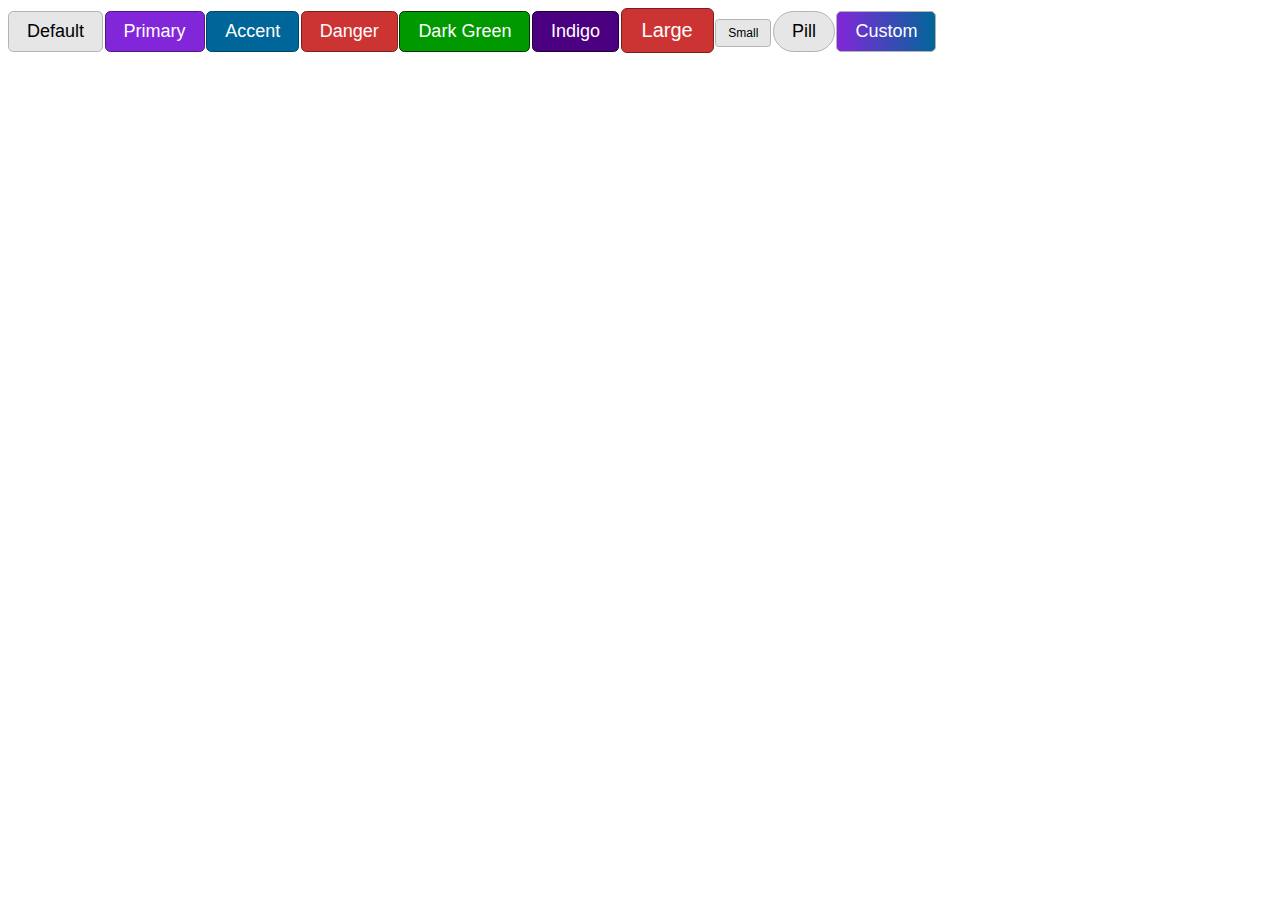
<file: button-component-library/index.html>
<!DOCTYPE html>
<html lang="en">
  <head>
    <meta charset="UTF-8" />
    <meta name="viewport" content="width=device-width, initial-scale=1.0" />
    <meta http-equiv="X-UA-Compatible" content="ie=edge" />
    <link rel="stylesheet" href="./styles.css" />
    <title>Button Library</title>
  </head>
  <body>
    <button class="btn">Default</button>
    <button class="btn btn-primary">Primary</button>
    <button class="btn btn-accent">Accent</button>
    <button class="btn btn-danger">Danger</button>
    <button class="btn btn-darkgreen">Dark Green</button>
    <button class="btn btn-indigo">Indigo</button>
    <button class="btn btn-large btn-danger">Large</button>
    <button class="btn-small btn">Small</button>
    <button class="btn btn-pill">Pill</button>
    <button class="btn btn-custom">Custom</button>
  </body>
</html>
</file>
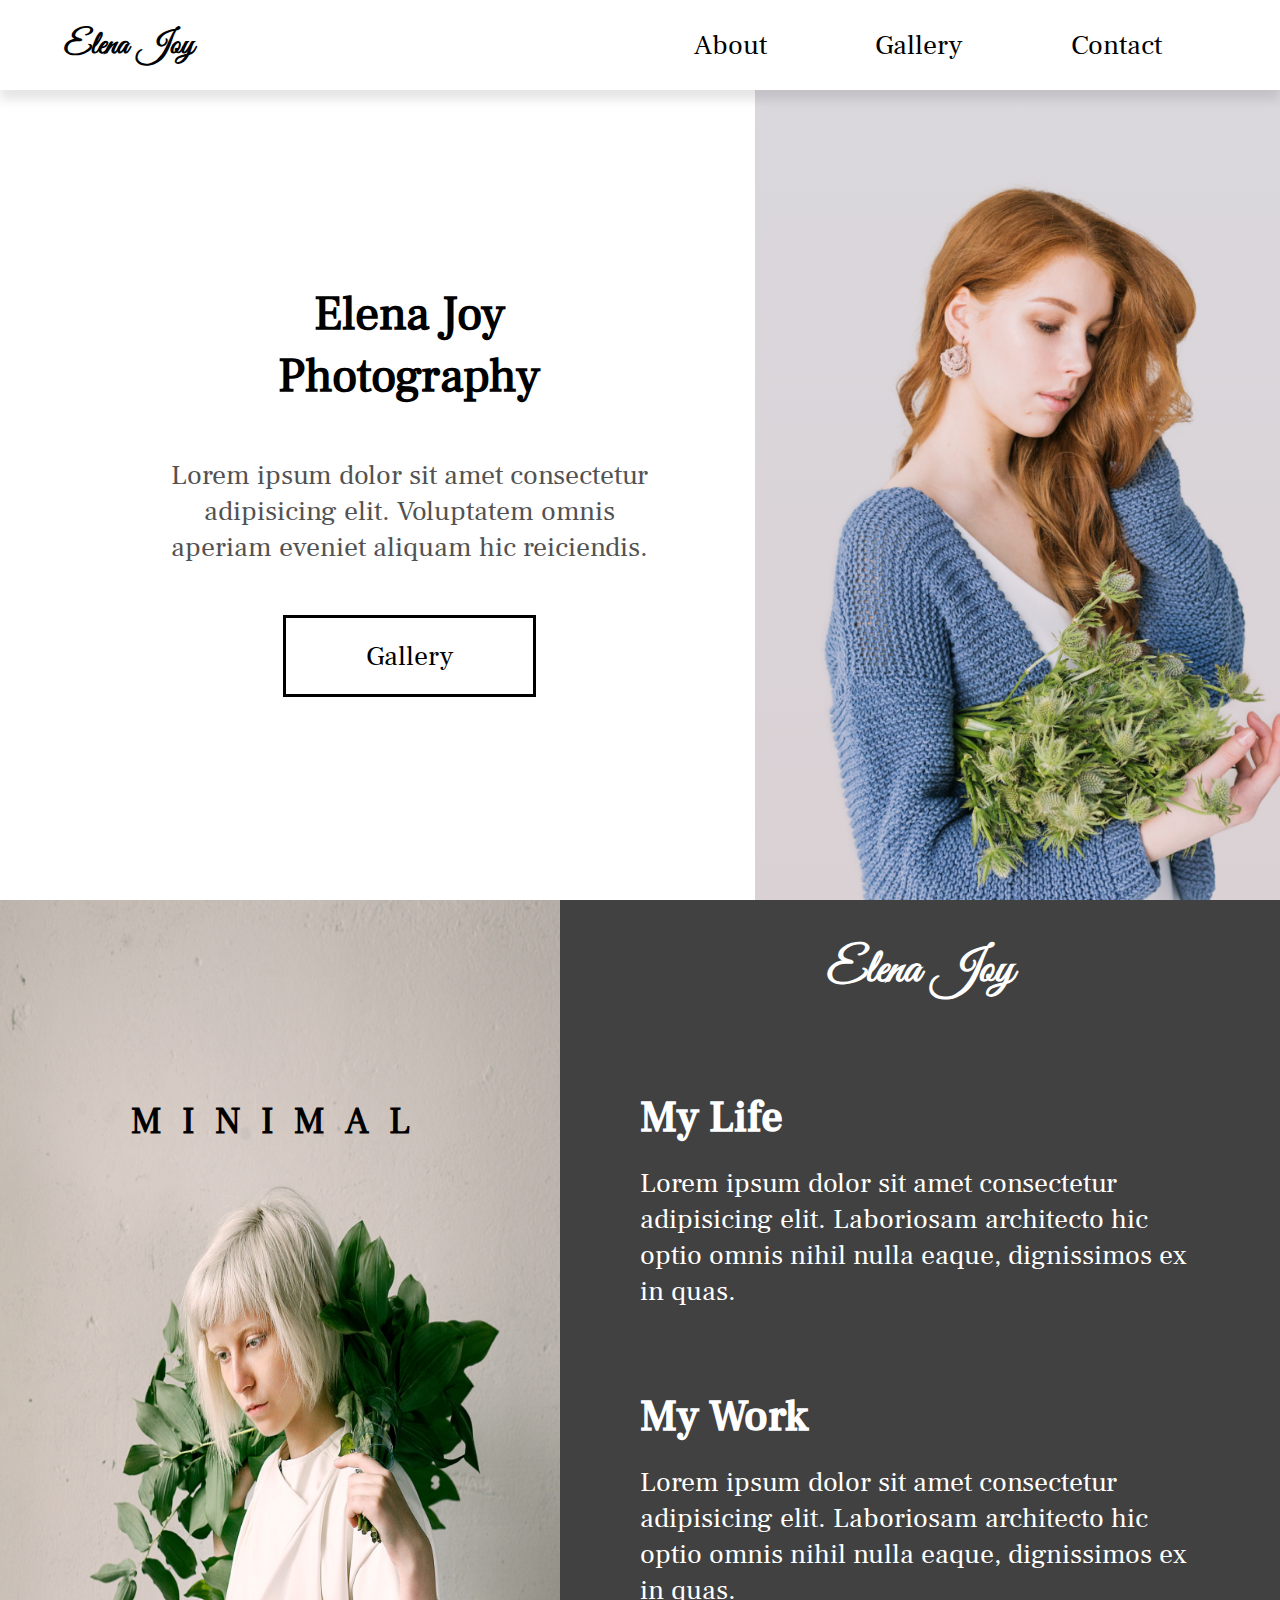
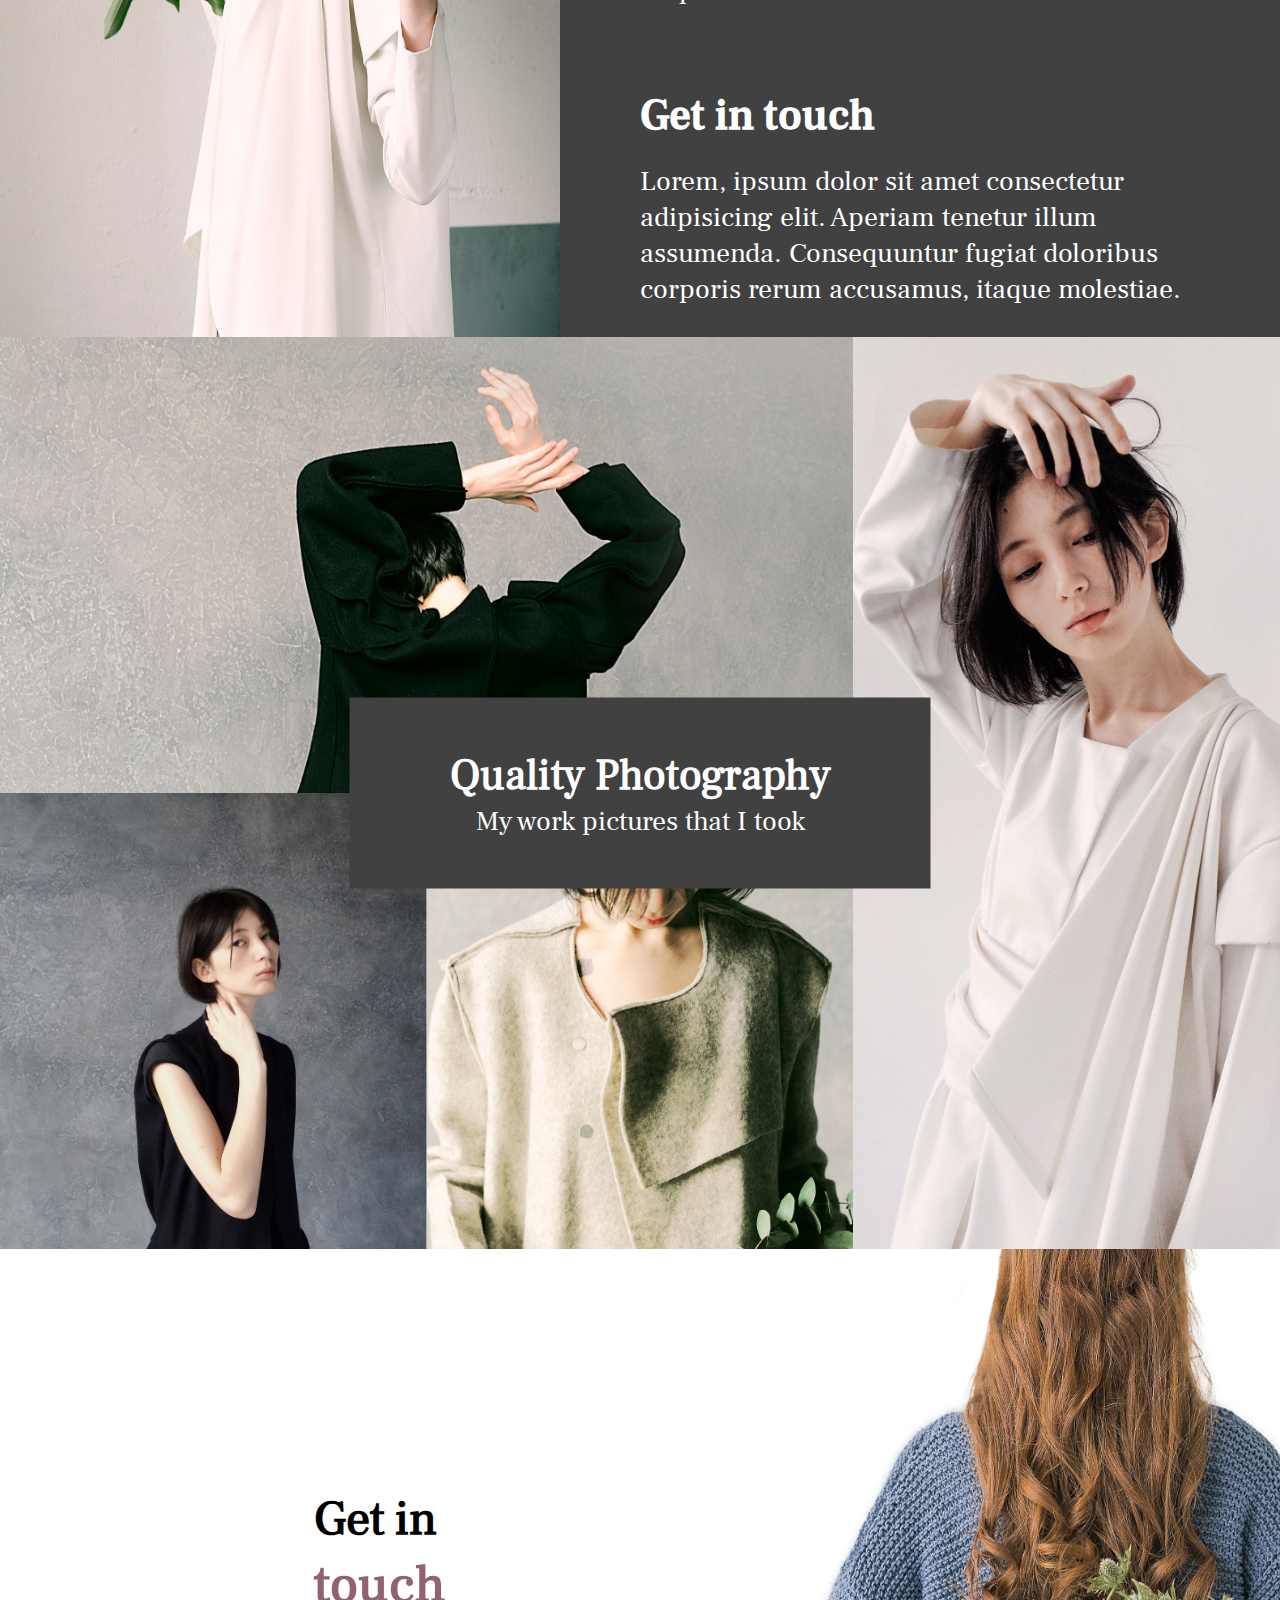
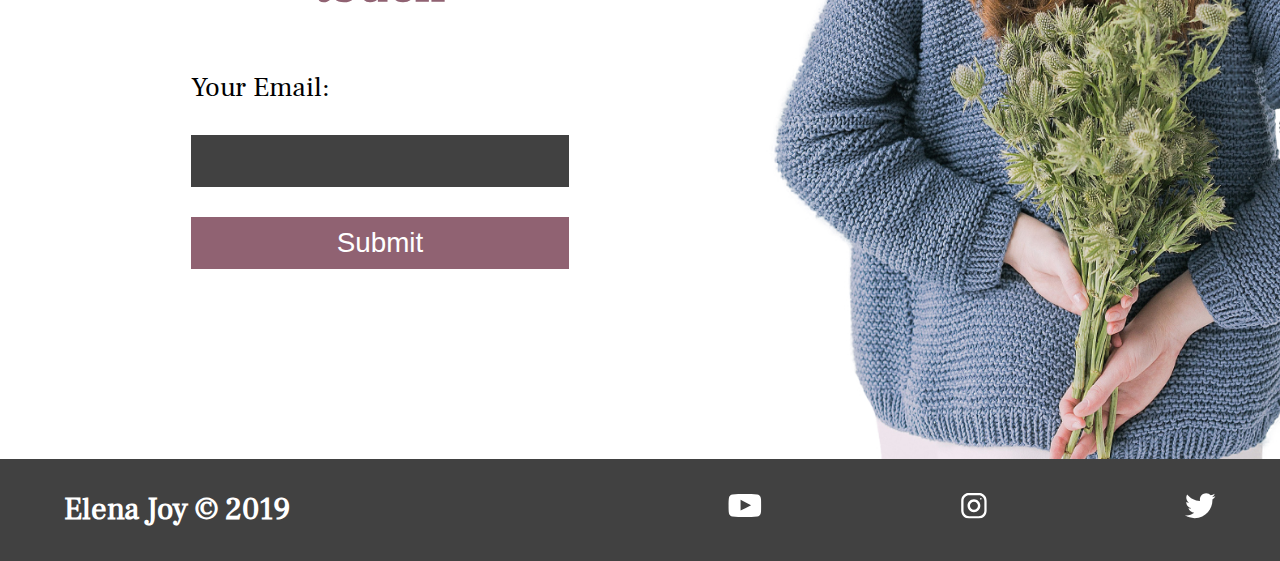
<file: Elena Joy Photography/index.html>
<!DOCTYPE html>
<html lang="en">
  <head>
    <meta charset="UTF-8" />
    <meta http-equiv="X-UA-Compatible" content="IE=edge" />
    <meta name="viewport" content="width=device-width, initial-scale=1.0" />
    <meta
      name="description"
      content="Professional Photographer available for weedings and special events."
    />
    <link rel="stylesheet" href="style.css" />
    <title>Elena Joy | Photographer</title>
  </head>
  <body>
    <header class="main-head">
      <nav>
        <h1 id="logo">Elena Joy</h1>

        <ul class="nav-links">
          <li><a href="#about">About</a></li>
          <li><a href="#gallery">Gallery</a></li>
          <li><a href="#contact">Contact</a></li>
        </ul>
        <div class="burger">
          <span class="line-1"></span>
          <span class="line-2"></span>
          <span class="line-3"></span>
        </div>
      </nav>
    </header>
    <main>
      <section class="hero">
        <div class="hero-intro flex">
          <h2>Elena Joy <br />Photography</h2>
          <p>
            Lorem ipsum dolor sit amet consectetur adipisicing elit. Voluptatem
            omnis aperiam eveniet aliquam hic reiciendis.
          </p>
          <a href="#gallery">Gallery</a>
        </div>
        <div class="hero-images">
          <img
            src="./img/elena-joy.png"
            alt="picture of elena joy"
            class="hero-elena"
          />
          <img src="./img/plant1.png" alt="" class="plant plant1" />
          <img src="./img/plant2.png" alt="" class="plant plant2" />
        </div>
      </section>

      <section class="about" id="about">
        <div class="about-image">
          <h5>MINIMAL</h5>
          <img src="./img/about-image.png" alt="portrait-picture" />
        </div>
        <div class="about-text flex">
          <h2>Elena Joy</h2>
          <div class="about-life">
            <h3>My Life</h3>
            <p>
              Lorem ipsum dolor sit amet consectetur adipisicing elit.
              Laboriosam architecto hic optio omnis nihil nulla eaque,
              dignissimos ex in quas.
            </p>
          </div>
          <div class="about-work">
            <h3>My Work</h3>
            <p>
              Lorem ipsum dolor sit amet consectetur adipisicing elit.
              Laboriosam architecto hic optio omnis nihil nulla eaque,
              dignissimos ex in quas.
            </p>
          </div>
          <div class="about-contact">
            <h3>Get in touch</h3>
            <p>
              Lorem, ipsum dolor sit amet consectetur adipisicing elit. Aperiam
              tenetur illum assumenda. Consequuntur fugiat doloribus corporis
              rerum accusamus, itaque molestiae.
            </p>
          </div>
        </div>
      </section>
      <div class="gallery" id="gallery">
        <header class="gallery-head">
          <h3>Quality Photography</h3>
          <p>My work pictures that I took</p>
        </header>
        <img src="./img/gallery-1.jpg" alt="man in suit" class="gallery-1" />
        <img src="./img/gallery-2.jpg" alt="lady in coat" class="gallery-2" />
        <img
          src="./img/gallery-3.jpg"
          alt="lady in t-shirt"
          class="gallery-3"
        />
        <img src="./img/gallery-4.jpg" alt="lady in jacket" class="gallery-4" />
      </div>
      <section class="contact" id="contact">
        <div class="form-wrapper flex">
          <h2>
            Get in <br />
            <span>touch</span>
          </h2>
          <form action="">
            <label for="email">Your Email:</label>
            <input type="email" id="email" required />
            <button type="submit">Submit</button>
          </form>
        </div>
        <div class="img-box">
          <img src="./img/contact-image.jpg" alt="elena-joy" />
        </div>
      </section>
    </main>
    <footer>
      <h4>Elena Joy &copy; 2019</h4>
      <ul>
        <li>
          <a href="#">
            <img src="./img/youtube-symbol 1.svg" alt="youtube-scial-media"
          /></a>
        </li>
        <li>
          <a href="#">
            <img src="./img/instagram 1.svg" alt="instagram-scial-media"
          /></a>
        </li>
        <li>
          <a href="#">
            <img src="./img/twitter 1.svg" alt="twitter-scial-media"
          /></a>
        </li>
      </ul>
    </footer>
    <script src="./app.js"></script>
  </body>
</html>
</file>
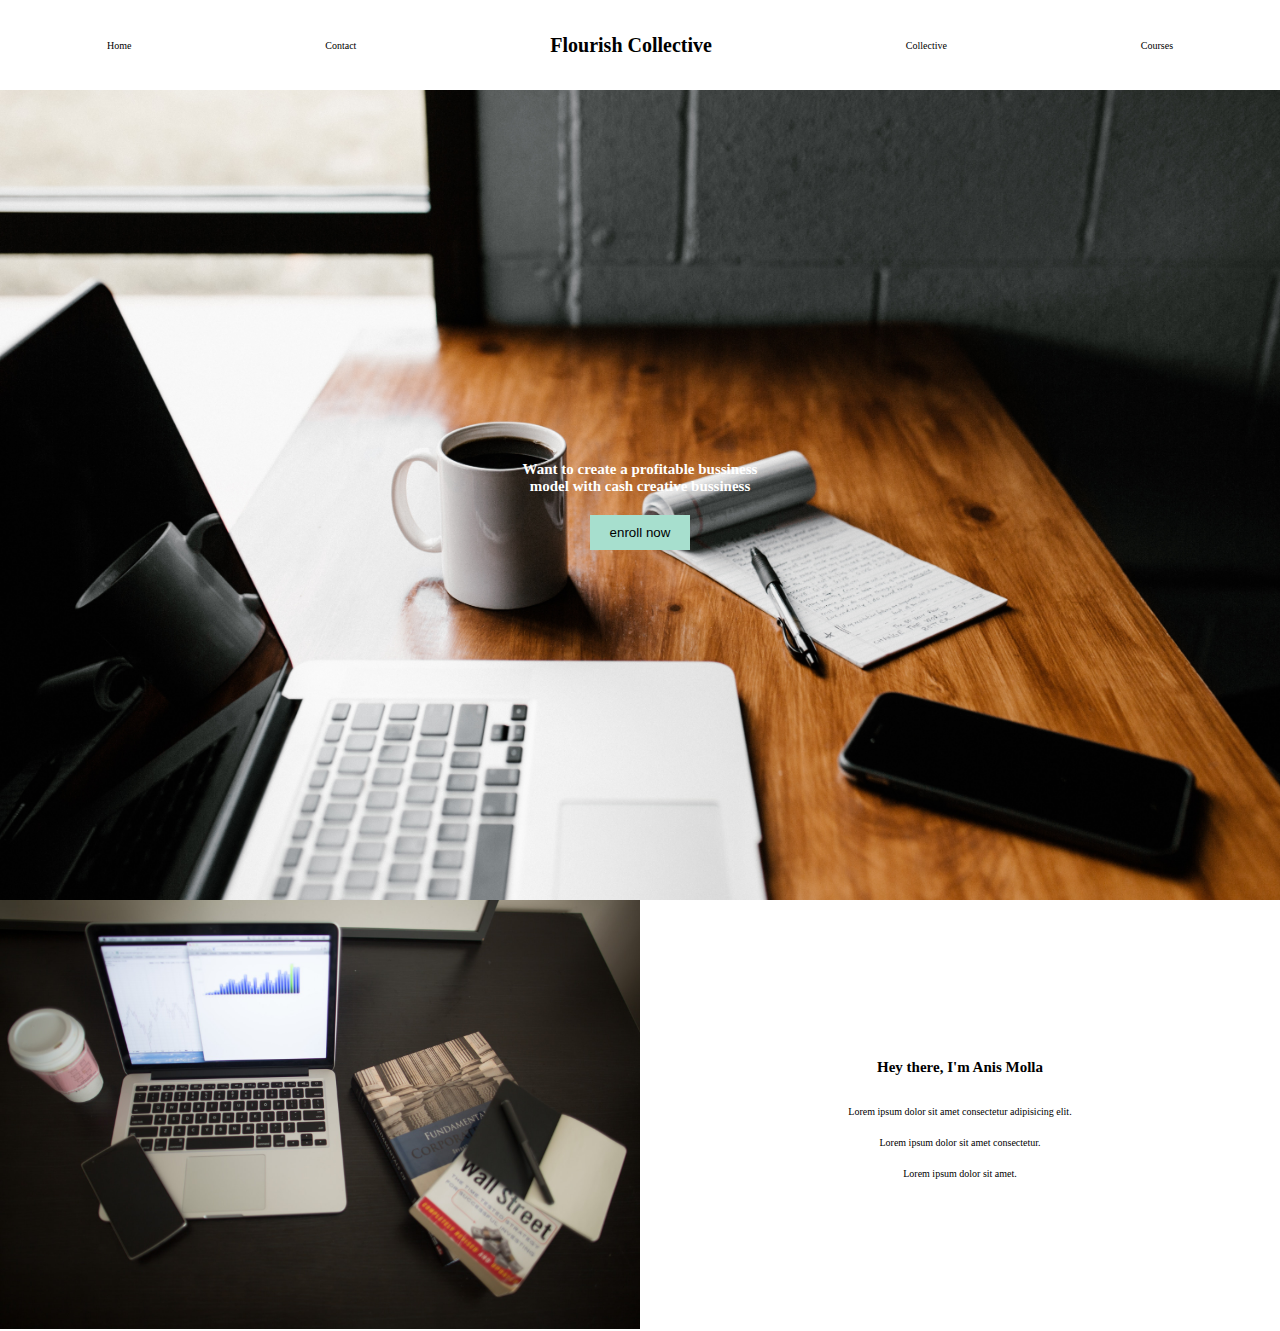
<file: flex_practice/index.html>
<!DOCTYPE html>
<html lang="en">
  <head>
    <meta charset="UTF-8" />
    <meta http-equiv="X-UA-Compatible" content="IE=edge" />
    <meta name="viewport" content="width=device-width, initial-scale=1.0" />
    <link rel="stylesheet" href="style.css" />
    <title>Flourishe Collective</title>
  </head>
  <body>
    <header>
      <nav>
        <ul>
          <li><a href="#">Home</a></li>
          <li><a href="#">Contact</a></li>
          <h1>Flourish Collective</h1>
          <li><a href="#">Collective</a></li>
          <li><a href="#">Courses</a></li>
        </ul>
      </nav>
    </header>
    <section class="hero">
      <h2>
        Want to create a profitable bussiness<br />
        model with cash creative bussiness
      </h2>
      <button>enroll now</button>
    </section>
    <section class="intro">
      <div class="intro-img">
        <img
          src="/flex_practice/pexels-pixabay-259091.jpg"
          alt="laptop with iphone"
        />
      </div>
      <div class="intro-text">
        <h2>Hey there, I'm Anis Molla</h2>
        <p>Lorem ipsum dolor sit amet consectetur adipisicing elit.</p>
        <p>Lorem ipsum dolor sit amet consectetur.</p>
        <p>Lorem ipsum dolor sit amet.</p>
      </div>
    </section>
  </body>
</html>
</file>
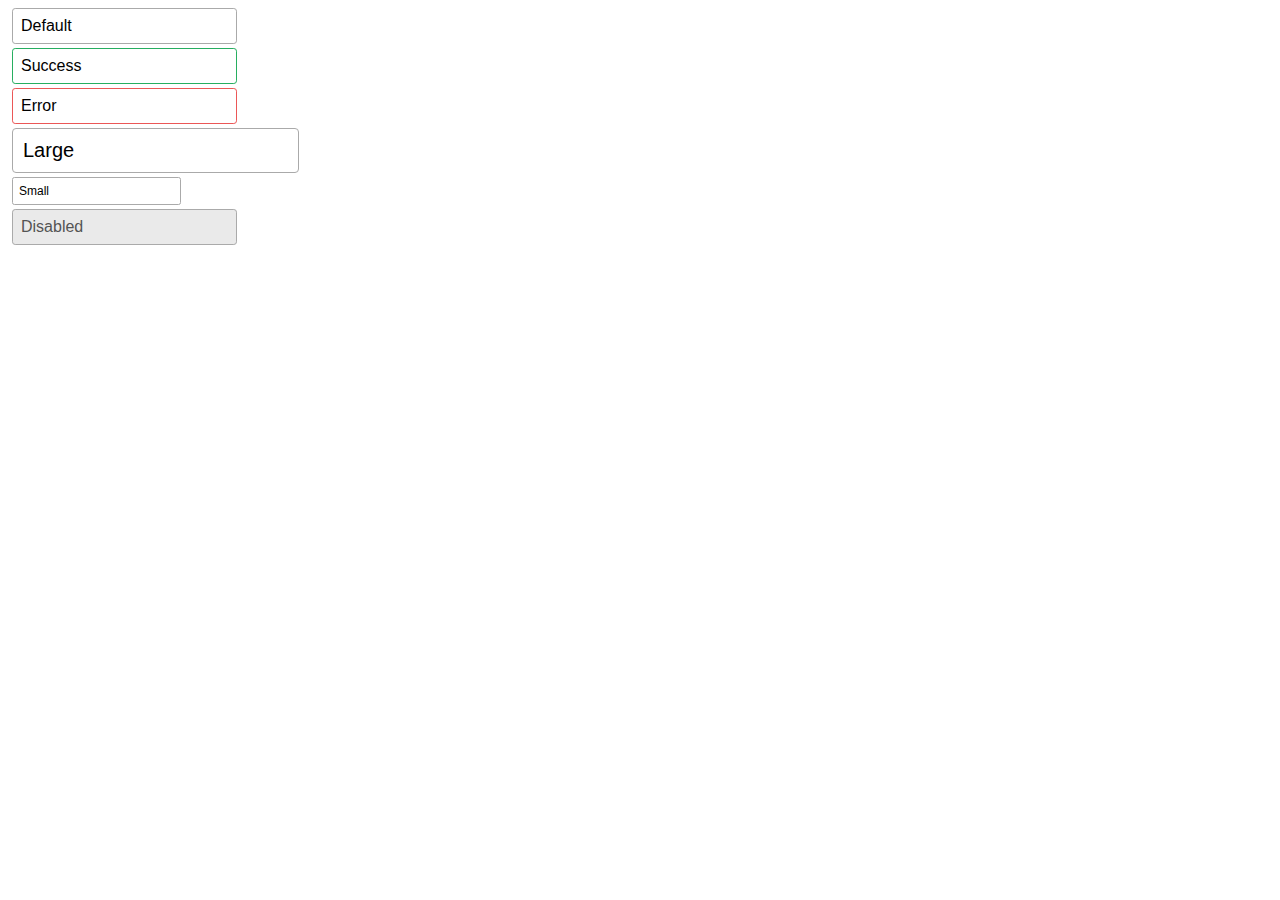
<file: input-library/index.html>
<!DOCTYPE html>
<html lang="en">
  <head>
    <meta charset="UTF-8" />
    <meta name="viewport" content="width=device-width, initial-scale=1.0" />
    <meta http-equiv="X-UA-Compatible" content="ie=edge" />
    <link rel="stylesheet" href="./styles.css" />
    <title>Input Library</title>
  </head>
  <body>
    <input type="text" value="Default" class="input" />
    <input type="text" value="Success" class="input input-success" />
    <input type="text" value="Error" class="input input-error" />
    <input type="text" value="Large" class="input input-large" />
    <input type="text" value="Small" class="input input-small" />
    <input type="text" value="Disabled" disabled class="input input-disabled" />
  </body>
</html>
</file>
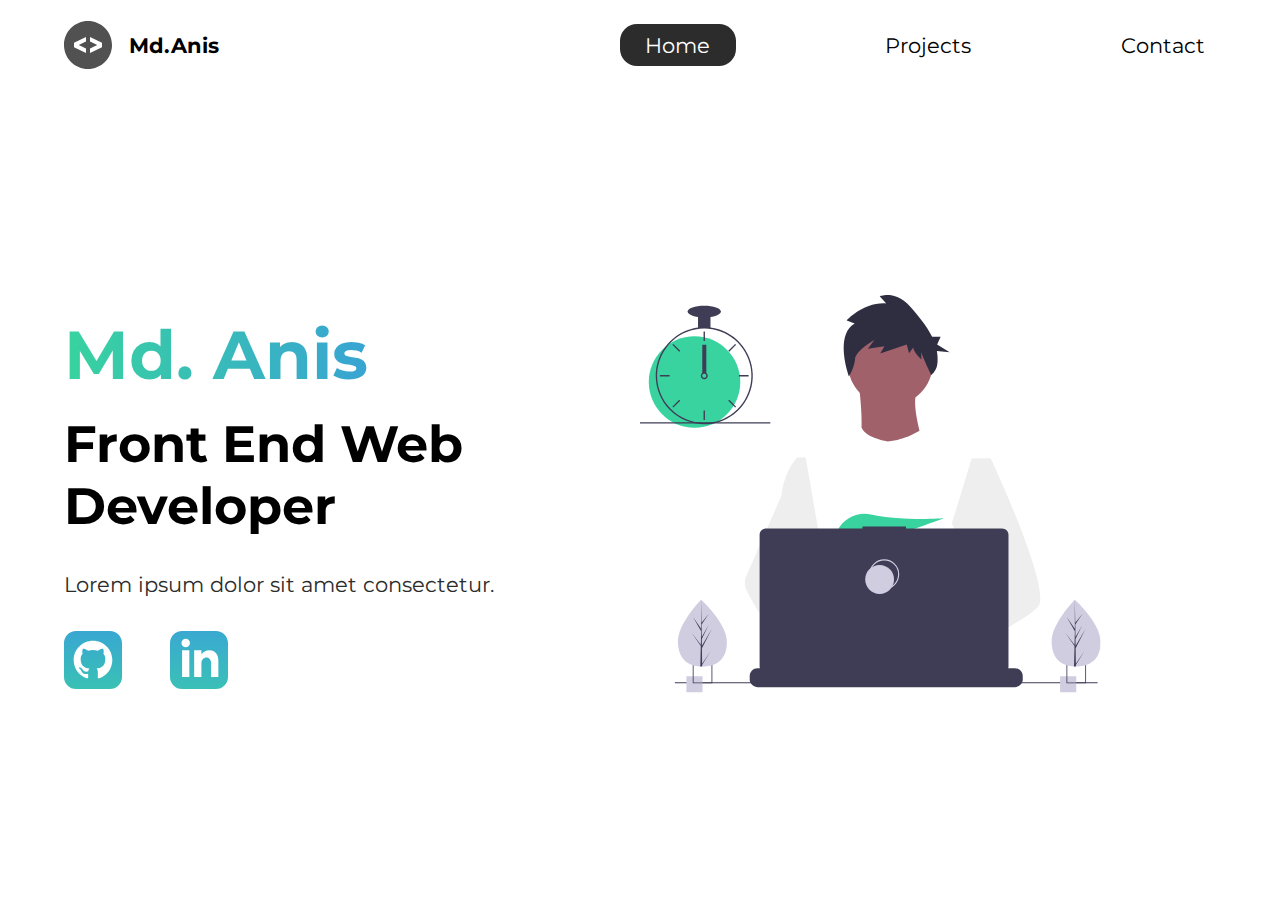
<file: portfolio/index.html>
<!DOCTYPE html>
<html lang="en">
  <head>
    <meta charset="UTF-8" />
    <meta http-equiv="X-UA-Compatible" content="IE=edge" />
    <meta name="viewport" content="width=device-width, initial-scale=1.0" />
    <meta
      name="description"
      content="anis molla is a full stack Web Developer"
    />
    <link rel="stylesheet" href="./styles/style.css" />
    <title>Md. Anis | Web Developer</title>
  </head>
  <body>
    <header class="main-head">
      <nav>
        <div class="logo">
          <img src="./icons/code.svg" alt="logo" />
          <h1>Md.Anis</h1>
        </div>
        <ul>
          <li><a href="./index.html" class="active">Home</a></li>
          <li><a href="./projects/index.html">Projects</a></li>
          <li><a href="/">Contact</a></li>
        </ul>
      </nav>
    </header>
    <section class="intro">
      <div class="intro-text">
        <h2>Md. Anis</h2>
        <h3>
          Front End Web <br />
          Developer
        </h3>
        <p>Lorem ipsum dolor sit amet consectetur.</p>
        <div class="intro-social">
          <a href="#">
            <img src="./icons/github.svg" alt="github-social-link" />
          </a>
          <a href="#">
            <img src="./icons/linked-in.svg" alt="linkedin-social-link" />
          </a>
        </div>
      </div>
      <div class="intro-images">
        <svg
          width="799"
          height="690"
          viewBox="0 0 799 690"
          fill="none"
          xmlns="http://www.w3.org/2000/svg"
        >
          <g id="undraw_dev_productivity_umsq (1) 1" clip-path="url(#clip0)">
            <path
              id="Vector"
              d="M516.92 624.636C516.92 624.636 512.16 626.266 504.42 628.576C487.31 633.706 455.65 642.216 428.82 643.916C405.72 645.396 386.2 641.836 382.63 626.766C381.1 620.286 383.27 614.956 388 610.576C402.12 597.486 439 592.796 468.25 591.186C476.51 590.736 484.15 590.526 490.51 590.446C501.31 590.306 508.39 590.526 508.39 590.526L508.56 591.186L516.92 624.636Z"
              fill="#A0616A"
            />
            <path
              id="Vector_2"
              d="M436.99 672.586C418.61 695.346 342.73 647.666 316.19 629.886C310.41 626.016 306.97 623.566 306.97 623.566L331.25 591.186L338.94 580.936C338.94 580.936 345.82 584.586 355.99 590.526C356.36 590.746 356.73 590.966 357.11 591.186C365.88 596.336 376.89 603.066 388 610.576C403.33 620.946 418.83 632.776 428.82 643.916C438.59 654.806 443.08 665.036 436.99 672.586Z"
              fill="#A0616A"
            />
            <g id="me">
              <path
                id="Vector_3"
                d="M434.672 191.952C475.283 191.607 507.926 158.406 507.582 117.795C507.237 77.1832 474.036 44.5403 433.425 44.8847C392.813 45.2291 360.17 78.4303 360.515 119.042C360.859 159.653 394.06 192.296 434.672 191.952Z"
                fill="#A0616A"
              />
              <path
                id="Vector_4"
                d="M379.477 155.65C379.477 155.65 394.216 259.972 373.002 271.875C351.787 283.779 499.929 283.588 499.929 283.588C499.929 283.588 466.124 193.284 480.809 165.449L379.477 155.65Z"
                fill="#A0616A"
              />
              <path
                id="Vector_5"
                d="M608.101 283.199L596.257 339.402L571.214 458.308L570.49 464.815L562.138 540.138L556.582 590.177L552.857 623.79C528.584 636.526 510.988 645.326 510.988 645.326C510.988 645.326 509.404 637.719 506.871 627.99C489.805 633.265 458.218 642.043 431.404 643.97C441.266 654.777 445.842 664.969 439.817 672.57C421.63 695.485 345.349 648.45 318.659 630.896C318.077 635.158 317.879 639.464 318.068 643.762L297.626 628.314L299.331 592.359L302.206 531.522L305.819 455.229C304.448 451.975 303.294 448.634 302.364 445.228C295.956 423.161 288.032 379.057 281.928 342.067C277.016 312.298 273.302 287.138 272.517 281.785C272.411 281.086 272.358 280.726 272.358 280.726L384.363 230.094C392.509 248.556 429.865 253.809 429.865 253.809C460.756 251.417 484.847 234.913 484.847 234.913L608.101 283.199Z"
                fill="white"
              />
              <path
                id="Vector_6"
                d="M372.285 49.3811L358.49 43.9934C358.49 43.9934 386.969 12.1 426.99 14.513L415.635 2.22366C415.635 2.22366 443.04 -9.01799 468.283 19.6674C481.553 34.7467 496.908 52.4737 506.557 72.5077L521.281 72.3829L515.251 85.9663L536.874 99.3152L514.777 97.0719C516.155 104.471 516.421 112.034 515.566 119.511C514.683 126.991 510.928 133.835 505.094 138.598V138.598C505.094 138.598 487.743 103.449 487.696 97.9443L487.813 111.705C487.813 111.705 473.959 99.4371 473.889 91.1807L466.471 100.877L462.593 85.7717L416.475 101.301L423.87 88.8526L395.157 93.2246L406.278 77.9923C406.278 77.9923 373.932 96.1568 372.811 111.304C371.689 126.452 362.299 140.875 362.299 140.875C362.299 140.875 336.213 70.3294 372.285 49.3811Z"
                fill="#2F2E41"
              />
              <path
                id="Vector_7"
                d="M690.215 540.422C682.794 548.605 664.338 560.992 641.951 574.422C633.623 579.413 624.757 584.559 615.71 589.676C594.122 601.889 571.514 614.001 552.857 623.79C528.584 636.526 510.988 645.326 510.988 645.326C510.988 645.326 509.403 637.719 506.871 627.99C503.48 614.968 498.397 598.141 493.184 590.715C493.002 590.456 492.82 590.218 492.638 589.979C491.121 588.022 489.601 586.885 488.112 586.897L562.138 540.138L594.127 519.926L570.489 464.814L540.842 395.683L557.908 339.727L575.062 283.479L608.101 283.199C608.101 283.199 619.243 306.985 633.514 340.166C635.647 345.128 637.851 350.299 640.096 355.64C669.469 425.394 706.176 522.836 690.215 540.422Z"
                fill="#EEEEEE"
              />
              <path
                id="Vector_8"
                d="M358.123 591.2C355.41 591.212 352.702 591.456 350.029 591.928C327.074 596.073 320.47 616.94 318.659 630.896C318.077 635.158 317.879 639.464 318.068 643.761L297.626 628.314L290.178 622.687C272.316 616.628 256.353 605.733 242.483 592.84C230.449 581.456 219.634 568.849 210.213 555.223C200.831 541.793 192.448 527.692 185.134 513.034C183.094 508.943 181.977 504.454 181.864 499.884C181.751 495.314 182.644 490.775 184.48 486.588L209.154 430.327L245.218 348.098C245.471 346.146 245.752 344.237 246.059 342.371C252.995 300.511 272.367 281.786 272.367 281.786L287.286 281.659L297.778 341.932L310.813 416.815L302.364 445.227L282.839 510.845L302.205 531.522L358.123 591.2Z"
                fill="#EEEEEE"
              />
            </g>
            <path
              id="Vector_9"
              d="M372.877 415.806L385.631 430.686C390.37 429.783 395.319 428.721 400.416 427.529L396.752 415.806L405.71 426.256C459.707 412.975 526.637 387.155 526.637 387.155C526.637 387.155 454.379 392.453 400.428 380.666C376.558 375.451 351.998 387.284 342.202 409.668C336.508 422.679 337.403 433.951 357.596 433.951C364.419 433.835 371.223 433.195 377.949 432.037L372.877 415.806Z"
              fill="#38D39F"
            />
            <path
              id="Vector_10"
              d="M663.65 660.386V666.456C663.654 668.122 663.345 669.774 662.74 671.326C662.472 672.018 662.147 672.687 661.77 673.326C660.578 675.326 658.887 676.983 656.862 678.133C654.838 679.283 652.549 679.887 650.22 679.886H203.67C201.342 679.887 199.053 679.283 197.028 678.133C195.003 676.983 193.312 675.326 192.12 673.326C191.743 672.687 191.419 672.018 191.15 671.326C190.546 669.774 190.237 668.122 190.24 666.456V660.386C190.24 658.622 190.587 656.876 191.262 655.246C191.936 653.616 192.926 652.136 194.173 650.888C195.42 649.641 196.901 648.652 198.53 647.977C200.16 647.302 201.906 646.955 203.67 646.956H229.41V644.126C229.41 644.052 229.425 643.979 229.453 643.911C229.481 643.843 229.522 643.782 229.574 643.73C229.626 643.678 229.688 643.636 229.756 643.608C229.824 643.58 229.897 643.566 229.97 643.566H243.4C243.474 643.566 243.547 643.58 243.615 643.608C243.683 643.636 243.745 643.678 243.797 643.73C243.849 643.782 243.89 643.843 243.918 643.911C243.946 643.979 243.96 644.052 243.96 644.126V646.956H252.35V644.126C252.35 644.052 252.365 643.979 252.393 643.911C252.421 643.843 252.462 643.782 252.514 643.73C252.566 643.678 252.628 643.636 252.696 643.608C252.764 643.58 252.837 643.566 252.91 643.566H266.34C266.414 643.566 266.487 643.58 266.555 643.608C266.623 643.636 266.684 643.678 266.736 643.73C266.789 643.782 266.83 643.843 266.858 643.911C266.886 643.979 266.9 644.052 266.9 644.126V646.956H275.3V644.126C275.3 644.052 275.315 643.979 275.343 643.911C275.371 643.843 275.412 643.782 275.464 643.73C275.516 643.678 275.578 643.636 275.646 643.608C275.714 643.58 275.787 643.566 275.86 643.566H289.29C289.364 643.566 289.437 643.58 289.505 643.608C289.573 643.636 289.634 643.678 289.686 643.73C289.739 643.782 289.78 643.843 289.808 643.911C289.836 643.979 289.85 644.052 289.85 644.126V646.956H298.24V644.126C298.24 644.052 298.255 643.979 298.283 643.911C298.311 643.843 298.352 643.782 298.404 643.73C298.456 643.678 298.518 643.636 298.586 643.608C298.654 643.58 298.727 643.566 298.8 643.566H312.23C312.304 643.566 312.377 643.58 312.445 643.608C312.513 643.636 312.574 643.678 312.626 643.73C312.678 643.782 312.72 643.843 312.748 643.911C312.776 643.979 312.79 644.052 312.79 644.126V646.956H321.18V644.126C321.18 644.052 321.194 643.979 321.223 643.911C321.251 643.843 321.292 643.782 321.344 643.73C321.396 643.678 321.458 643.636 321.526 643.608C321.594 643.58 321.667 643.566 321.74 643.566H335.17C335.244 643.566 335.317 643.58 335.385 643.608C335.453 643.636 335.514 643.678 335.566 643.73C335.618 643.782 335.66 643.843 335.688 643.911C335.716 643.979 335.73 644.052 335.73 644.126V646.956H344.13V644.126C344.13 644.052 344.145 643.979 344.173 643.911C344.201 643.843 344.242 643.782 344.294 643.73C344.346 643.678 344.408 643.636 344.476 643.608C344.544 643.58 344.617 643.566 344.69 643.566H358.12C358.194 643.566 358.267 643.58 358.335 643.608C358.403 643.636 358.464 643.678 358.516 643.73C358.569 643.782 358.61 643.843 358.638 643.911C358.666 643.979 358.68 644.052 358.68 644.126V646.956H367.07V644.126C367.07 644.052 367.085 643.979 367.113 643.911C367.141 643.843 367.182 643.782 367.234 643.73C367.286 643.678 367.348 643.636 367.416 643.608C367.484 643.58 367.557 643.566 367.63 643.566H472.83C472.904 643.566 472.977 643.58 473.045 643.608C473.113 643.636 473.174 643.678 473.227 643.73C473.279 643.782 473.32 643.843 473.348 643.911C473.376 643.979 473.39 644.052 473.39 644.126V646.956H481.79V644.126C481.79 644.052 481.804 643.979 481.833 643.911C481.861 643.843 481.902 643.782 481.954 643.73C482.006 643.678 482.068 643.636 482.136 643.608C482.204 643.58 482.277 643.566 482.35 643.566H495.78C495.928 643.567 496.07 643.627 496.175 643.732C496.279 643.836 496.339 643.978 496.34 644.126V646.956H504.73V644.126C504.73 644.052 504.745 643.979 504.773 643.911C504.801 643.843 504.842 643.782 504.894 643.73C504.946 643.678 505.008 643.636 505.076 643.608C505.144 643.58 505.217 643.566 505.29 643.566H518.72C518.794 643.566 518.867 643.58 518.935 643.608C519.003 643.636 519.065 643.678 519.117 643.73C519.169 643.782 519.21 643.843 519.238 643.911C519.266 643.979 519.28 644.052 519.28 644.126V646.956H527.67V644.126C527.67 644.052 527.685 643.979 527.713 643.911C527.741 643.843 527.782 643.782 527.834 643.73C527.886 643.678 527.948 643.636 528.016 643.608C528.084 643.58 528.157 643.566 528.23 643.566H541.66C541.734 643.566 541.807 643.58 541.875 643.608C541.943 643.636 542.005 643.678 542.057 643.73C542.109 643.782 542.15 643.843 542.178 643.911C542.206 643.979 542.22 644.052 542.22 644.126V646.956H550.62V644.126C550.62 644.052 550.635 643.979 550.663 643.911C550.691 643.843 550.732 643.782 550.784 643.73C550.836 643.678 550.898 643.636 550.966 643.608C551.034 643.58 551.107 643.566 551.18 643.566H564.61C564.757 643.568 564.898 643.628 565.001 643.733C565.104 643.837 565.161 643.979 565.16 644.126V646.956H573.56V644.126C573.56 644.052 573.575 643.979 573.603 643.911C573.631 643.843 573.672 643.782 573.724 643.73C573.776 643.678 573.838 643.636 573.906 643.608C573.974 643.58 574.047 643.566 574.12 643.566H587.55C587.624 643.566 587.697 643.58 587.765 643.608C587.833 643.636 587.895 643.678 587.947 643.73C587.999 643.782 588.04 643.843 588.068 643.911C588.096 643.979 588.11 644.052 588.11 644.126V646.956H596.5V644.126C596.5 644.052 596.515 643.979 596.543 643.911C596.571 643.843 596.612 643.782 596.664 643.73C596.716 643.678 596.778 643.636 596.846 643.608C596.914 643.58 596.987 643.566 597.06 643.566H610.49C610.564 643.566 610.637 643.58 610.705 643.608C610.773 643.636 610.835 643.678 610.887 643.73C610.939 643.782 610.98 643.843 611.008 643.911C611.036 643.979 611.05 644.052 611.05 644.126V646.956H650.22C651.984 646.955 653.731 647.302 655.36 647.977C656.99 648.652 658.471 649.641 659.718 650.888C660.965 652.136 661.954 653.616 662.629 655.246C663.304 656.876 663.651 658.622 663.65 660.386Z"
              fill="#3F3D56"
            />
            <path
              id="Vector_11"
              d="M793.5 671.326H60.5V673.326H793.5V671.326Z"
              fill="#3F3D56"
            />
            <path
              id="Vector_12"
              d="M627.694 404.757H461.251V401.326H385.78V404.757H218.651C215.665 404.757 212.801 405.943 210.69 408.054C208.578 410.166 207.392 413.029 207.392 416.015V643.927C207.392 646.913 208.578 649.776 210.69 651.888C212.801 653.999 215.665 655.185 218.651 655.185H627.694C630.68 655.185 633.544 653.999 635.655 651.888C637.767 649.776 638.953 646.913 638.953 643.927V416.015C638.953 414.537 638.662 413.073 638.096 411.707C637.53 410.341 636.701 409.1 635.655 408.054C634.61 407.009 633.369 406.18 632.003 405.614C630.637 405.048 629.173 404.757 627.694 404.757Z"
              fill="#3F3D56"
            />
            <path
              id="Vector_13"
              d="M423.5 509.326C437.307 509.326 448.5 498.133 448.5 484.326C448.5 470.519 437.307 459.326 423.5 459.326C409.693 459.326 398.5 470.519 398.5 484.326C398.5 498.133 409.693 509.326 423.5 509.326Z"
              stroke="#D0CDE1"
              stroke-width="2"
              stroke-miterlimit="10"
            />
            <path
              id="Vector_14"
              d="M415.5 518.326C429.307 518.326 440.5 507.133 440.5 493.326C440.5 479.519 429.307 468.326 415.5 468.326C401.693 468.326 390.5 479.519 390.5 493.326C390.5 507.133 401.693 518.326 415.5 518.326Z"
              fill="#D0CDE1"
            />
            <path
              id="Vector_15"
              d="M108.446 661.223H80.4463V689.223H108.446V661.223Z"
              fill="#D0CDE1"
            />
            <path
              id="Vector_16"
              d="M91.4502 639.223V673.223H125.45V639.223H91.4502ZM123.97 671.743H92.9202V640.703H123.97V671.743Z"
              fill="#3F3D56"
            />
            <path
              id="Vector_17"
              d="M756.446 661.223H728.446V689.223H756.446V661.223Z"
              fill="#D0CDE1"
            />
            <path
              id="Vector_18"
              d="M739.45 639.223V673.223H773.45V639.223H739.45ZM771.97 671.743H740.92V640.703H771.97V671.743Z"
              fill="#3F3D56"
            />
            <path
              id="Vector_19"
              d="M94.5802 230.113C138.399 230.113 173.921 194.592 173.921 150.773C173.921 106.955 138.399 71.4326 94.5802 71.4326C50.7617 71.4326 15.2397 106.955 15.2397 150.773C15.2397 194.592 50.7617 230.113 94.5802 230.113Z"
              fill="#38D39F"
            />
            <path
              id="Vector_20"
              d="M122.229 56.4899C115.045 55.5763 107.774 55.5763 100.59 56.4899C84.586 58.5913 69.5203 65.2398 57.181 75.6465C44.8417 86.0532 35.7467 99.7813 30.9754 115.202C28.8053 122.229 27.5764 129.514 27.3208 136.864C27.2848 137.886 27.2607 138.92 27.2607 139.954C27.283 162.264 36.1559 183.655 51.932 199.431C67.7082 215.207 89.0989 224.08 111.41 224.103C113.201 224.103 114.992 224.042 116.759 223.934C120.907 223.674 125.03 223.103 129.093 222.227C148.495 218.055 165.798 207.161 177.947 191.468C190.095 175.776 196.308 156.295 195.487 136.467C194.665 116.638 186.863 97.738 173.459 83.1039C160.054 68.4698 141.909 59.0435 122.229 56.4899H122.229ZM137.748 217.347H137.736C130.959 219.659 123.905 221.062 116.759 221.518C114.992 221.638 113.201 221.698 111.41 221.698C89.7377 221.672 68.961 213.051 53.6367 197.727C38.3123 182.402 29.6914 161.626 29.6649 139.954C29.6649 138.92 29.689 137.886 29.725 136.864C30.5514 115.744 39.5156 95.7617 54.7411 81.1008C69.9666 66.44 90.273 58.237 111.41 58.2089C130.776 58.21 149.513 65.0865 164.283 77.6131C179.052 90.1398 188.895 107.503 192.057 126.61C195.219 145.716 191.496 165.325 181.55 181.942C171.604 198.559 156.081 211.106 137.748 217.347H137.748Z"
              fill="#3F3D56"
            />
            <path
              id="Vector_21"
              d="M112.612 63.0176H110.208V79.8474H112.612V63.0176Z"
              fill="#3F3D56"
            />
            <path
              id="Vector_22"
              d="M57.8578 84.7018L56.1577 86.4019L68.0582 98.3023L69.7582 96.6022L57.8578 84.7018Z"
              fill="#3F3D56"
            />
            <path
              id="Vector_23"
              d="M34.4736 138.751V141.156H51.3034V138.751H34.4736Z"
              fill="#3F3D56"
            />
            <path
              id="Vector_24"
              d="M56.1578 193.506L57.8579 195.206L69.7584 183.306L68.0583 181.606L56.1578 193.506Z"
              fill="#3F3D56"
            />
            <path
              id="Vector_25"
              d="M153.062 96.6022L154.762 98.3022L166.662 86.4018L164.962 84.7017L153.062 96.6022Z"
              fill="#3F3D56"
            />
            <path
              id="Vector_26"
              d="M171.516 138.751V141.156H188.346V138.751H171.516Z"
              fill="#3F3D56"
            />
            <path
              id="Vector_27"
              d="M154.762 181.605L153.062 183.305L164.962 195.206L166.662 193.506L154.762 181.605Z"
              fill="#3F3D56"
            />
            <path
              id="Vector_28"
              d="M112.612 200.06H110.208V216.89H112.612V200.06Z"
              fill="#3F3D56"
            />
            <path
              id="Vector_29"
              d="M115.016 135.145C113.976 134.365 112.711 133.943 111.41 133.943C110.11 133.943 108.844 134.365 107.804 135.145C107.091 135.686 106.505 136.375 106.085 137.165C105.552 138.181 105.322 139.329 105.421 140.473C105.52 141.616 105.944 142.707 106.644 143.617C107.343 144.527 108.288 145.218 109.368 145.608C110.447 145.997 111.616 146.07 112.735 145.817C113.855 145.564 114.878 144.996 115.685 144.179C116.492 143.363 117.048 142.333 117.288 141.21C117.528 140.088 117.441 138.92 117.039 137.846C116.636 136.771 115.935 135.834 115.017 135.145H115.016ZM111.41 143.56C110.454 143.557 109.539 143.176 108.863 142.501C108.187 141.825 107.807 140.909 107.804 139.954C107.808 139.224 108.03 138.513 108.441 137.91C108.793 137.4 109.271 136.989 109.828 136.718C110.386 136.446 111.004 136.323 111.623 136.361C112.241 136.398 112.84 136.594 113.361 136.931C113.881 137.267 114.307 137.732 114.595 138.281C114.883 138.83 115.025 139.444 115.007 140.063C114.989 140.683 114.811 141.287 114.491 141.818C114.17 142.349 113.719 142.788 113.179 143.093C112.639 143.398 112.03 143.559 111.41 143.56V143.56Z"
              fill="#3F3D56"
            />
            <path
              id="Vector_30"
              d="M122.229 35.3687H100.591V57.007H122.229V35.3687Z"
              fill="#3F3D56"
            />
            <path
              id="Vector_31"
              d="M111.41 38.9748C127.344 38.9748 140.261 34.4 140.261 28.7567C140.261 23.1134 127.344 18.5386 111.41 18.5386C95.4757 18.5386 82.5586 23.1134 82.5586 28.7567C82.5586 34.4 95.4757 38.9748 111.41 38.9748Z"
              fill="#3F3D56"
            />
            <path id="clock-arrow" d="M115 86H108V135H115V86Z" fill="#3F3D56" />
            <path
              id="Vector_32"
              d="M226 220.44H0V222.844H226V220.44Z"
              fill="#3F3D56"
            />
            <g id="plant-left">
              <path
                id="Vector_33"
                d="M150.594 599.754C151.527 631.704 132.858 643.413 109.43 644.097C108.886 644.113 108.344 644.123 107.805 644.126C106.719 644.135 105.643 644.117 104.577 644.072C83.3891 643.193 66.6172 631.945 65.7495 602.232C64.8515 571.482 103.018 531.529 105.882 528.574L105.887 528.571C105.996 528.458 106.052 528.402 106.052 528.402C106.052 528.402 149.661 567.807 150.594 599.754Z"
                fill="#D0CDE1"
              />
              <path
                id="Vector_34"
                d="M107.744 639.255L122.626 617.124L107.774 641.636L107.805 644.126C106.719 644.135 105.643 644.117 104.577 644.072L105.315 612.06L105.295 611.813L105.322 611.766L105.393 608.741L89.0952 585.078L105.374 606.477L105.432 607.116L105.989 582.93L91.9122 558.397L106.029 578.681L105.882 528.574L105.882 528.407L105.887 528.571L106.821 568.062L119.651 552.021L106.863 571.464L107.143 593.098L118.949 571.984L107.187 596.279L107.343 608.308L124.512 578.897L107.395 612.505L107.744 639.255Z"
                fill="#3F3D56"
              />
            </g>
            <g id="plant-right">
              <path
                id="Vector_35"
                d="M798.594 599.754C799.527 631.704 780.858 643.413 757.43 644.097C756.886 644.113 756.344 644.123 755.805 644.126C754.719 644.135 753.643 644.117 752.577 644.072C731.389 643.193 714.617 631.945 713.749 602.232C712.851 571.482 751.018 531.529 753.882 528.574L753.887 528.571C753.996 528.458 754.052 528.402 754.052 528.402C754.052 528.402 797.661 567.807 798.594 599.754Z"
                fill="#D0CDE1"
              />
              <path
                id="Vector_36"
                d="M755.744 639.255L770.626 617.124L755.774 641.636L755.805 644.126C754.719 644.135 753.643 644.117 752.577 644.072L753.315 612.06L753.295 611.813L753.323 611.766L753.393 608.741L737.095 585.078L753.374 606.477L753.432 607.116L753.989 582.93L739.912 558.397L754.029 578.681L753.882 528.574L753.882 528.407L753.887 528.571L754.821 568.062L767.651 552.021L754.864 571.464L755.143 593.098L766.949 571.984L755.187 596.279L755.343 608.308L772.512 578.897L755.395 612.505L755.744 639.255Z"
                fill="#3F3D56"
              />
            </g>
          </g>
          <defs>
            <clipPath id="clip0">
              <rect width="798.627" height="689.223" fill="white" />
            </clipPath>
          </defs>
        </svg>
        <img src="./img/splash.svg" class="splash" alt="" />
      </div>
    </section>
  </body>
</html>
</file>
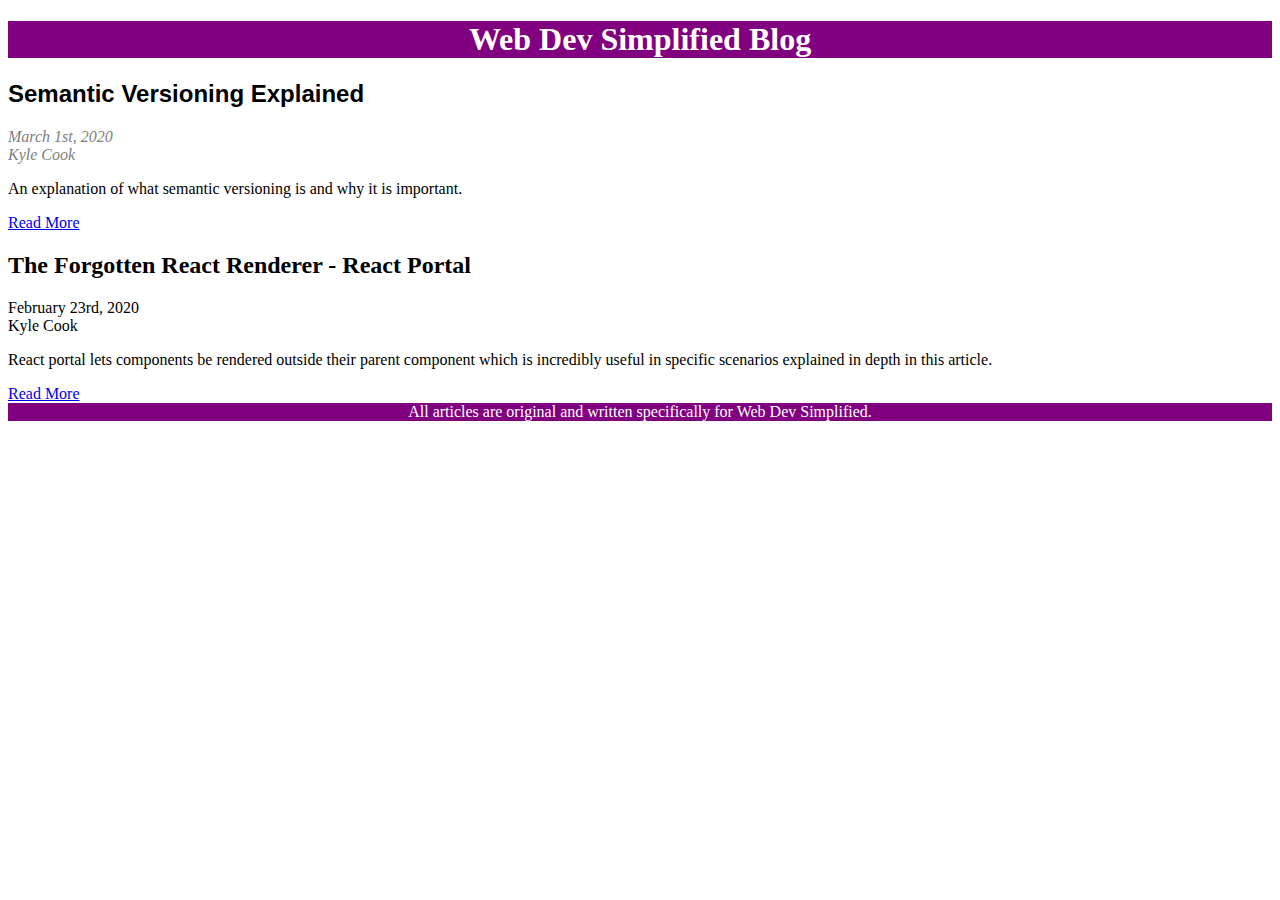
<file: simple-blog/index.html>
<!DOCTYPE html>
<html lang="en">
  <head>
    <meta charset="UTF-8" />
    <meta name="viewport" content="width=device-width, initial-scale=1.0" />
    <meta http-equiv="X-UA-Compatible" content="ie=edge" />
    <link rel="stylesheet" href="./styles.css" />
    <title>Web Dev Simplified - Blog</title>
  </head>
  <body>
    <header>
      <h1 class="header-text">Web Dev Simplified Blog</h1>
    </header>
    <main>
      <section>
        <article>
          <h2 class="article-title">Semantic Versioning Explained</h2>
          <div class="article-date">March 1st, 2020</div>
          <div class="article-author">Kyle Cook</div>
          <p>
            An explanation of what semantic versioning is and why it is
            important.
          </p>
          <a href="#">Read More</a>
        </article>
        <article>
          <h2>The Forgotten React Renderer - React Portal</h2>
          <div>February 23rd, 2020</div>
          <div>Kyle Cook</div>
          <p>
            React portal lets components be rendered outside their parent
            component which is incredibly useful in specific scenarios explained
            in depth in this article.
          </p>
          <a href="#">Read More</a>
        </article>
      </section>
    </main>
    <footer id="footer">
      All articles are original and written specifically for Web Dev Simplified.
    </footer>
  </body>
</html>
</file>
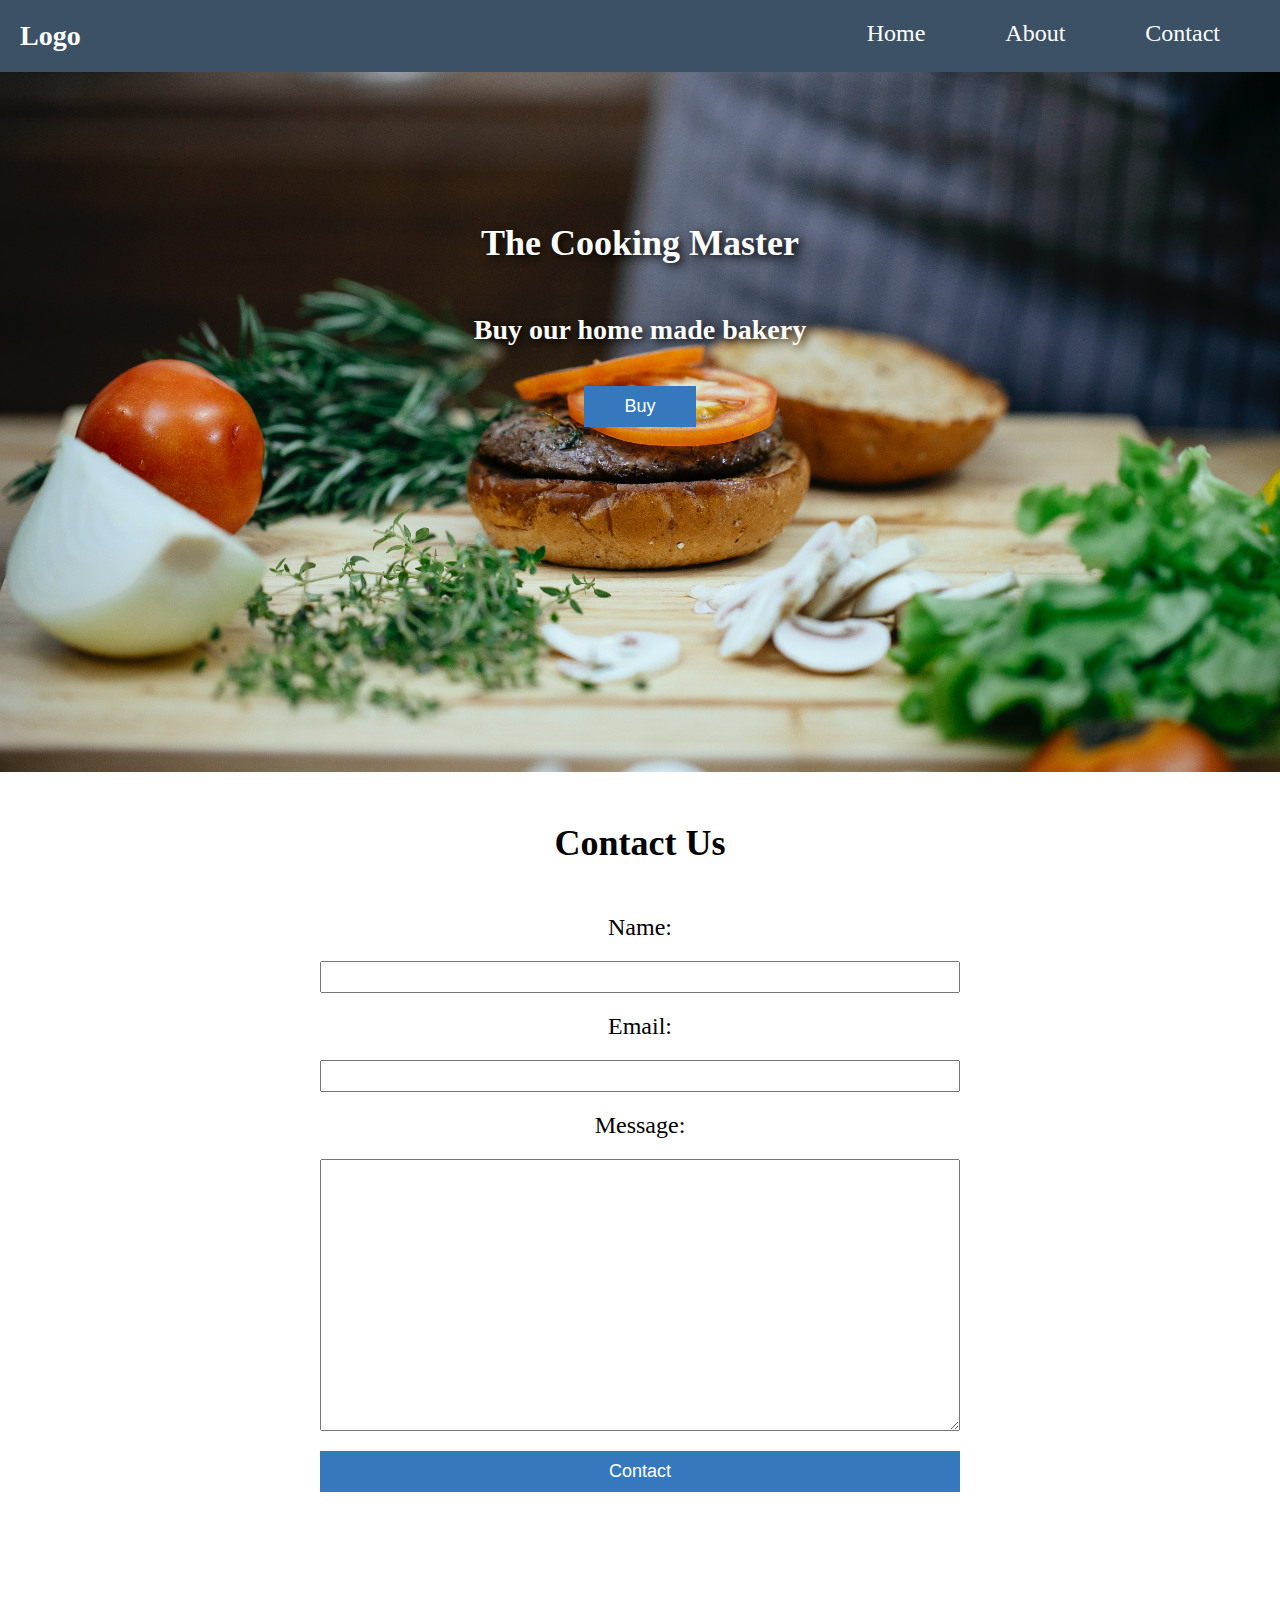
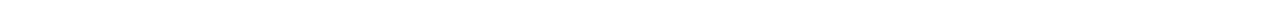
<file: simple_website/index.html>
<!DOCTYPE html>
<html lang="en">
  <head>
    <meta charset="UTF-8" />
    <meta http-equiv="X-UA-Compatible" content="IE=edge" />
    <meta name="viewport" content="width=device-width, initial-scale=1.0" />
    <link rel="stylesheet" href="style.css" />
    <title>Creative Css</title>
  </head>
  <body>
    <header>
      <nav>
        <h1 class="logo">Logo</h1>
        <ul>
          <li><a href="#">Home</a></li>
          <li><a href="#">About</a></li>
          <li><a href="#">Contact</a></li>
        </ul>
        <div class="clear"></div>
      </nav>
    </header>
    <section class="hero-section">
      <h2>The Cooking Master</h2>
      <h3>Buy our home made bakery</h3>
      <button>Buy</button>
    </section>
    <section class="form-section">
      <header>
        <h2>Contact Us</h2>
      </header>
      <form action="">
        <label for="name">Name:</label>
        <input type="text" name="name" id="name-input" />
        <label for="email">Email:</label>
        <input type="text" id="email-input" name="email" />
        <label for="message-input">Message:</label>
        <textarea name="name" id="message-input" cols="30" rows="10"></textarea>
        <button>Contact</button>
      </form>
    </section>
  </body>
</html>
</file>
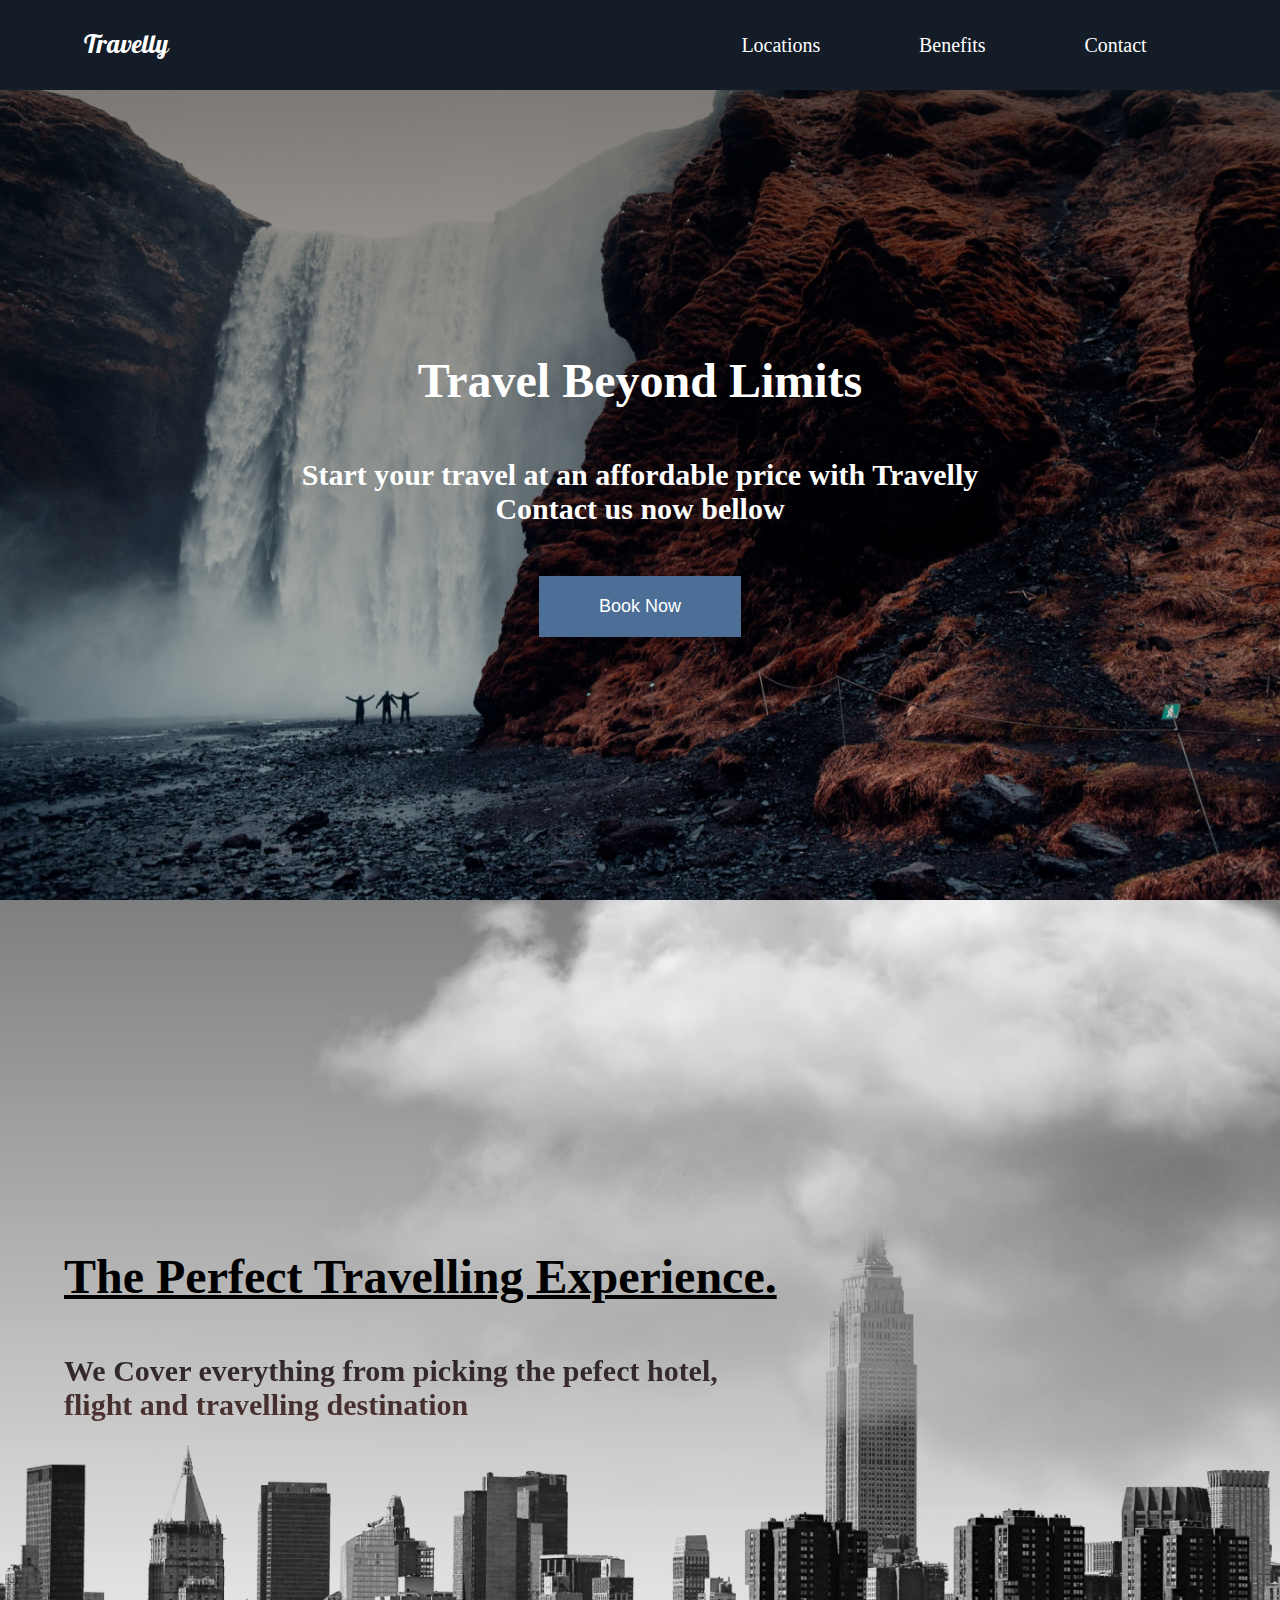
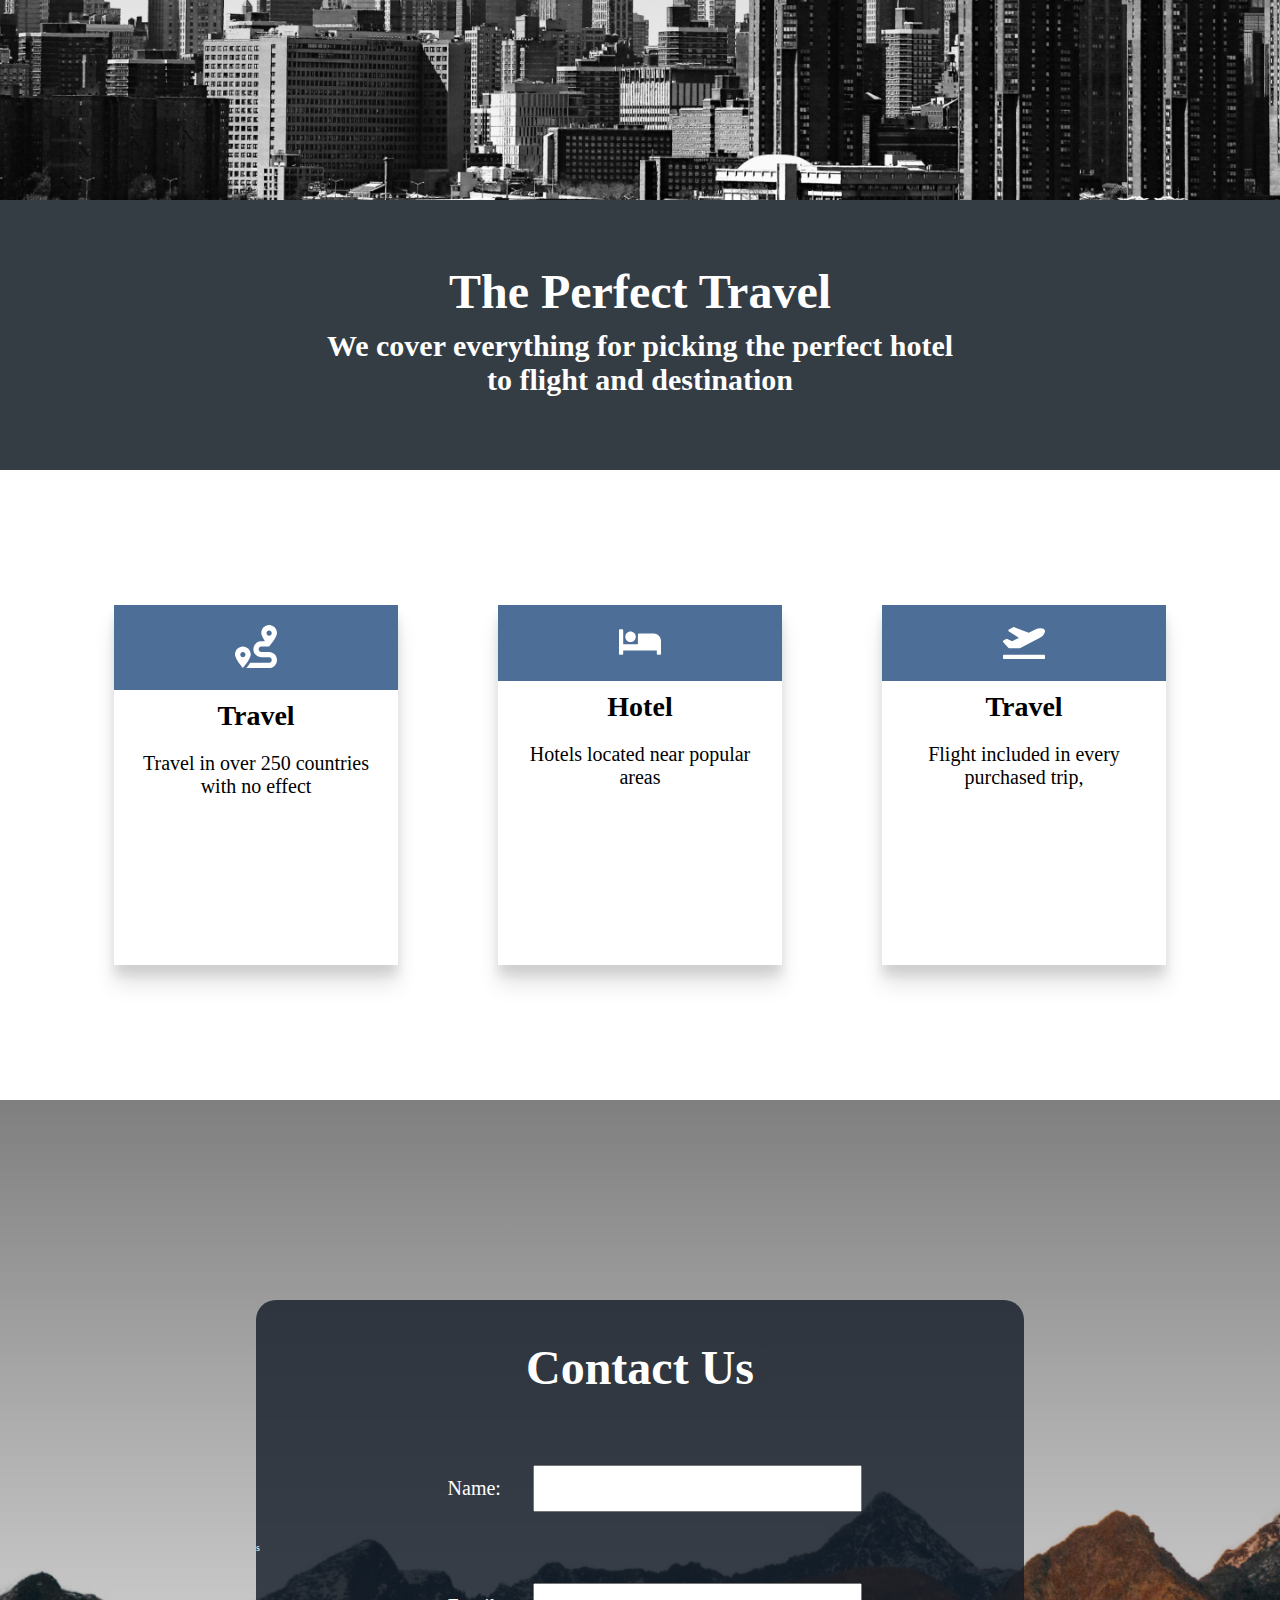
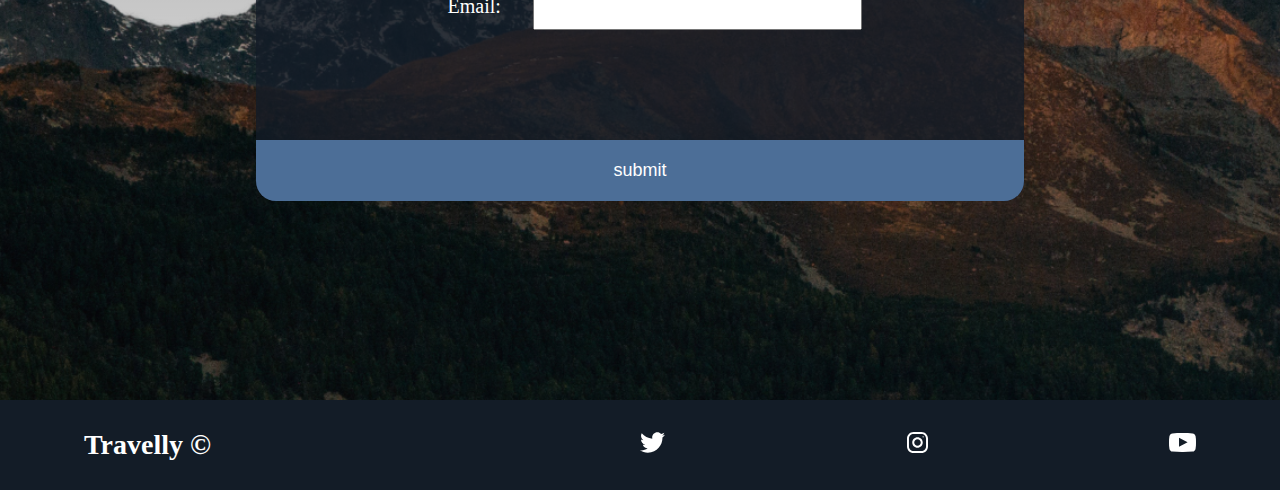
<file: Travelly/index.html>
<!DOCTYPE html>
<html lang="en">
  <head>
    <meta charset="UTF-8" />
    <meta http-equiv="X-UA-Compatible" content="IE=edge" />
    <meta name="viewport" content="width=device-width, initial-scale=1.0" />
    <meta
      name="description"
      content="Travelly is a travel agency website that hepls you to pick out your holiday vacation"
    />
    <link rel="icon" href="./icons/airplane.svg" />
    <link rel="stylesheet" href="style.css" />
    <title>Travelly | Travelling Agency</title>
  </head>
  <body>
    <header class="main-head">
      <nav>
        <h1 id="logo">Travelly</h1>
        <ul>
          <li><a href="#locations">Locations</a></li>
          <li><a href="#benefits">Benefits</a></li>
          <li><a href="#contact">Contact</a></li>
        </ul>
      </nav>
    </header>

    <section id="hero">
      <h2>Travel Beyond Limits</h2>
      <h3>
        Start your travel at an affordable price with Travelly <br />
        Contact us now bellow
      </h3>
      <button>Book Now</button>
    </section>

    <section id="locations">
      <header class="locations-head">
        <h2>The Perfect Travelling Experience.</h2>
        <h3>
          We Cover everything from picking the pefect hotel, <br />
          flight and travelling destination
        </h3>
        <img src="./img/cloud.png" alt="cloud" class="cloud moving-cloud-1" />
        <img src="./img/cloud.png" alt="cloud" class="cloud moving-cloud-2" />
      </header>
    </section>
    <section class="benefits" id="benefits">
      <header class="benefits-head">
        <h2>The Perfect Travel</h2>
        <h3>
          We cover everything for picking the perfect hotel <br />
          to flight and destination
        </h3>
      </header>
      <div class="cards">
        <div class="card">
          <div class="card-icon">
            <img src="./icons/route-solid.svg" alt="" />
          </div>
          <h4>Travel</h4>
          <p>Travel in over 250 countries with no effect</p>
        </div>
        <div class="card">
          <div class="card-icon">
            <img src="./icons/bed-solid.svg" alt="" />
          </div>
          <h4>Hotel</h4>
          <p>Hotels located near popular areas</p>
        </div>
        <div class="card">
          <div class="card-icon">
            <img src="./icons/plane-departure-solid.svg" alt="" />
          </div>
          <h4>Travel</h4>
          <p>Flight included in every purchased trip,</p>
        </div>
      </div>
    </section>
    <section id="contact">
      <div class="form-wrapper">
        <header class="form-head"><h2>Contact Us</h2></header>
        <form action="https://formspree.io/f/mpzkjkdo" method="post">
          <div class="name-form">
            <label for="name">Name:</label>
            <input type="text" name="name" required />
          </div>
          s
          <div class="email-form">
            <label for="email">Email:</label>
            <input type="email" name="_replyto" required />
          </div>
          <button type="submit" value="send">submit</button>
        </form>
      </div>
    </section>
    <footer>
      <div class="footer-wrapper">
        <h5>Travelly &copy;</h5>
        <ul>
          <li>
            <a href="#"><img src="./icons/twitter.svg" alt="" /></a>
          </li>

          <li>
            <a href="#"><img src="./icons/instagram.svg" alt="" /></a>
          </li>
          <li>
            <a href="#"><img src="./icons/youtube.svg" alt="" /></a>
          </li>
        </ul>
      </div>
    </footer>
  </body>
</html>
</file>
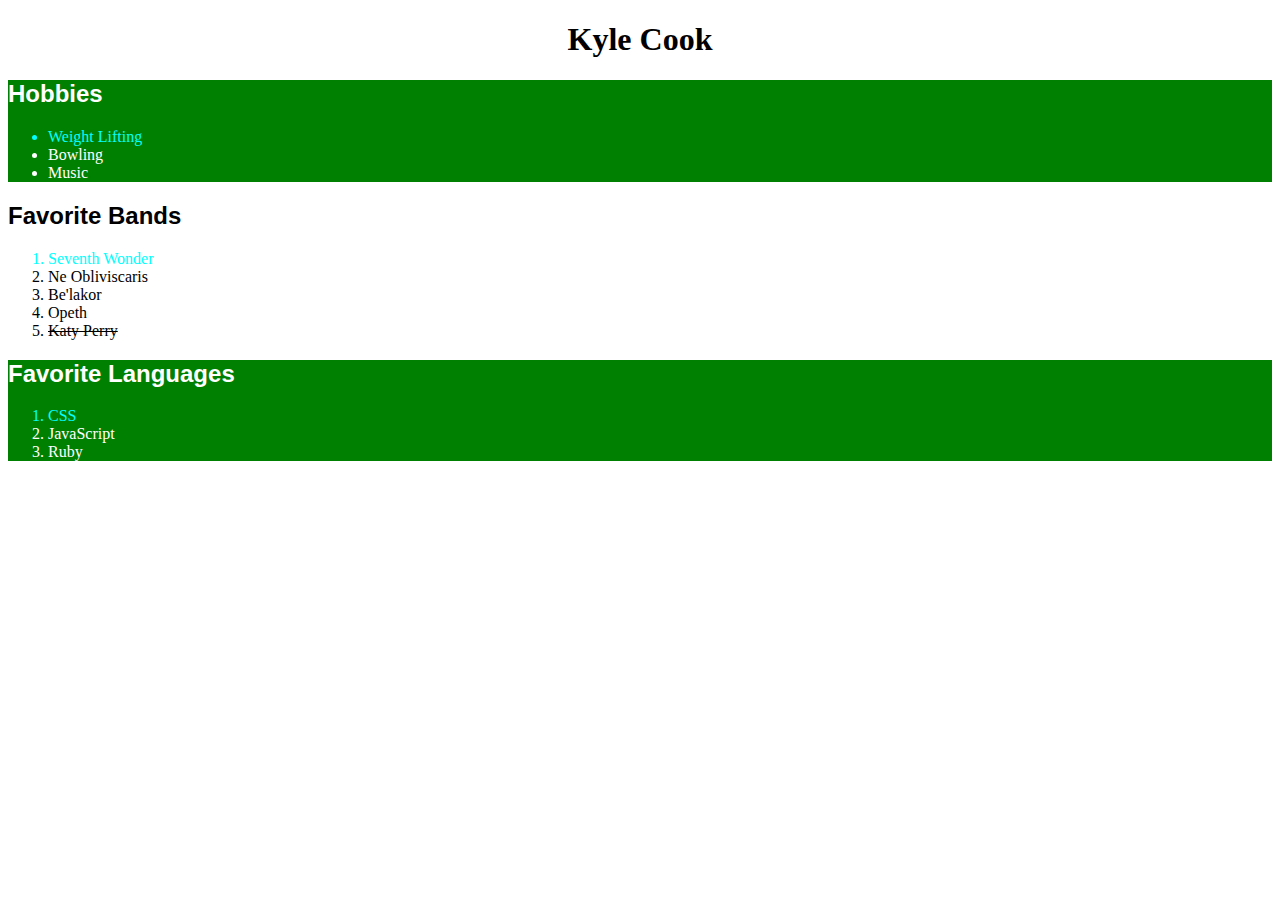
<file: user-profile/index.html>
<!DOCTYPE html>
<html lang="en">
  <head>
    <meta charset="UTF-8" />
    <meta name="viewport" content="width=device-width, initial-scale=1.0" />
    <meta http-equiv="X-UA-Compatible" content="ie=edge" />
    <link rel="stylesheet" href="./styles.css" />
    <title>User Profile</title>
  </head>
  <body>
    <header>
      <h1 class="header-text">Kyle Cook</h1>
    </header>
    <main>
      <section class="green-section">
        <h2 class="section-title">Hobbies</h2>
        <ul>
          <li class="cyan">Weight Lifting</li>
          <li>Bowling</li>
          <li>Music</li>
        </ul>
      </section>
      <section>
        <h2 class="section-title">Favorite Bands</h2>
        <ol>
          <li class="cyan">Seventh Wonder</li>
          <li>Ne Obliviscaris</li>
          <li>Be'lakor</li>
          <li>Opeth</li>
          <li class="cross-off">Katy Perry</li>
        </ol>
      </section>
      <section class="green-section">
        <h2 class="section-title">Favorite Languages</h2>
        <ol>
          <li class="cyan">CSS</li>
          <li>JavaScript</li>
          <li>Ruby</li>
        </ol>
      </section>
    </main>
  </body>
</html>
</file>
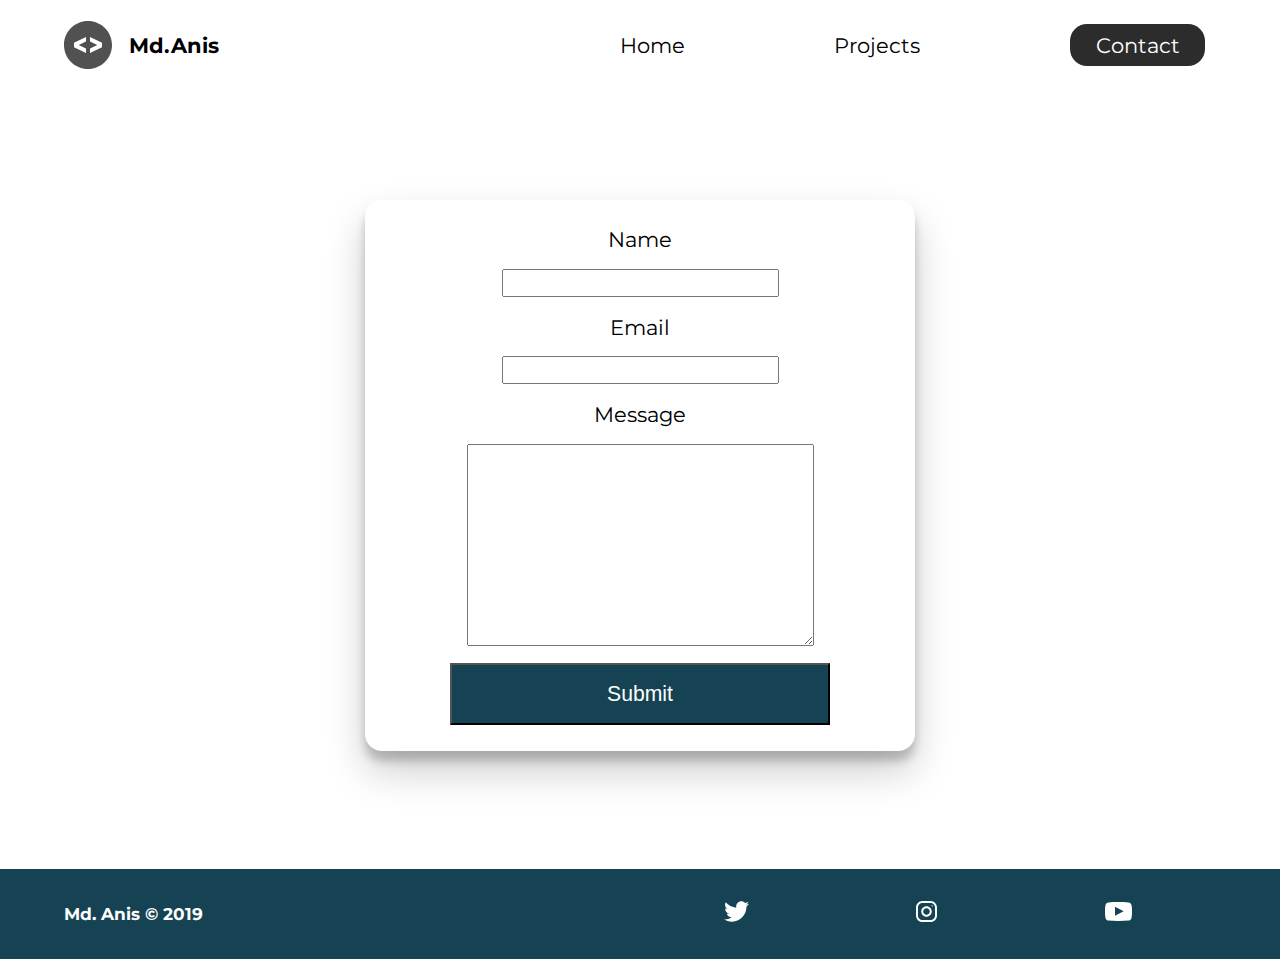
<file: portfolio/contact/index.html>
<!DOCTYPE html>
<html lang="en">
  <head>
    <meta charset="UTF-8" />
    <meta http-equiv="X-UA-Compatible" content="IE=edge" />
    <meta name="viewport" content="width=device-width, initial-scale=1.0" />
    <meta
      name="description"
      content="anis molla is a full stack Web Developer"
    />
    <link rel="stylesheet" href="../styles/style.css" />
    <title>Md. Anis | Web Developer</title>
  </head>
  <body>
    <header class="main-head">
      <nav>
        <div class="logo">
          <img src="../icons/code.svg" alt="logo" />
          <h1>Md.Anis</h1>
        </div>
        <ul>
          <li><a href="../index.html">Home</a></li>
          <li><a href="../projects/index.html">Projects</a></li>
          <li><a href="./index.html" class="active">Contact</a></li>
        </ul>
      </nav>
    </header>
    <section class="form-section">
      <form action="">
        <label for="name">Name</label>
        <input type="text" name="name" id="name" required />
        <label for="email">Email</label>
        <input type="email" name="email" id="email" required />
        <label for="message">Message</label>
        <textarea name="message" id="message" cols="30" rows="10"></textarea>
        <button type="submit">Submit</button>
      </form>
    </section>
    <footer>
      <h4>Md. Anis &copy; 2019</h4>
      <ul>
        <li>
          <a href="#"
            ><img src="../icons/twitter 1.svg" alt="twitter-social"
          /></a>
        </li>
        <li>
          <a href="#"
            ><img src="../icons/instagram 1.svg" alt="instagram-social"
          /></a>
        </li>
        <li>
          <a href="#"
            ><img src="../icons/youtube-symbol 1.svg" alt="youtube-social"
          /></a>
        </li>
      </ul>
    </footer>
  </body>
</html>
</file>
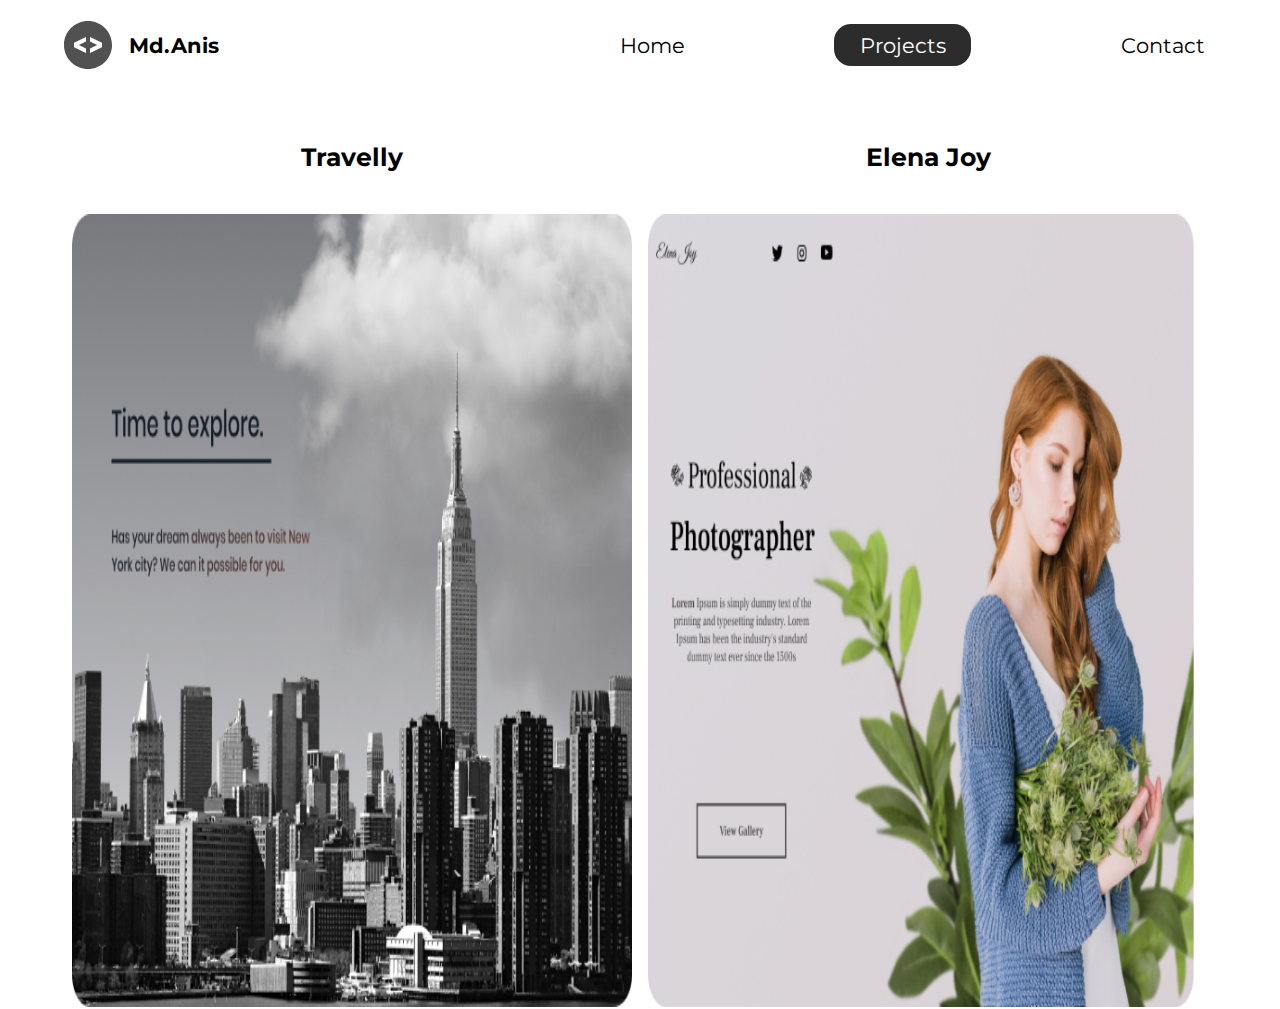
<file: portfolio/projects/index.html>
<!DOCTYPE html>
<html lang="en">
  <head>
    <meta charset="UTF-8" />
    <meta http-equiv="X-UA-Compatible" content="IE=edge" />
    <meta name="viewport" content="width=device-width, initial-scale=1.0" />
    <meta
      name="description"
      content="anis molla is a full stack Web Developer"
    />
    <link rel="stylesheet" href="../styles/style.css" />
    <title>Md. Anis | Web Developer</title>
  </head>
  <body>
    <header class="main-head">
      <nav>
        <div class="logo">
          <img src="../icons/code.svg" alt="logo" />
          <h1>Md.Anis</h1>
        </div>
        <ul>
          <li><a href="../index.html">Home</a></li>
          <li><a href="./index.html" class="active">Projects</a></li>
          <li><a href="../contact/index.html">Contact</a></li>
        </ul>
      </nav>
    </header>
    <section class="projects">
      <div class="travelly">
        <h2>Travelly</h2>
        <img src="../img/travelly.jpg" alt="travelly-project" />
      </div>
      <div class="elena">
        <h2>Elena Joy</h2>
        <img src="../img/elena-joy.jpg" alt="elena-project" />
      </div>
    </section>
  </body>
</html>
</file>
<file: button-component-library/styles.css>
* {
  box-sizing: border-box;
  font-size: 62.5%;
}

button {
  font-size: 1.8rem;
}

.btn {
  background-color: hsl(0, 0%, 90%);
  border: 1px solid hsl(0, 0%, 70%);
  outline: none;
  cursor: pointer;
  padding: 0.5em 1em;
  border-radius: 0.3em;
}
.btn:hover,
.btn:focus {
  background-color: hsl(0, 0%, 80%);
  box-shadow: 0 0 5px 0 hsl(0, 0%, 70%);
}
.btn.btn-primary {
  background-color: hsl(271, 70%, 50%);
  border: 1px solid hsl(271, 70%, 30%);
  color: white;
}

.btn.btn-primary:hover,
.btn.btn-primary:focus {
  background-color: hsl(271, 70%, 40%);
  box-shadow: 0 0 5px 0 hsl(271, 70%, 30%);
}

.btn.btn-accent {
  background-color: hsl(200, 100%, 30%);
  border: 1px solid hsl(200, 100%, 20%);
  color: white;
}

.btn.btn-accent:hover,
.btn.btn-accent:focus {
  background-color: hsl(200, 100%, 30%);
  box-shadow: 0 0 5px 0 hsl(200, 100%, 20%);
}

.btn.btn-danger {
  background-color: hsl(0, 60%, 50%);
  border: 1px solid hsl(0, 60%, 30%);
  color: white;
}

.btn.btn-danger:hover,
.btn.btn-danger:focus {
  background-color: hsl(0, 60%, 40%);
  box-shadow: 0 0 5px 0 hsl(0, 60%, 30%);
}

.btn.btn-darkgreen {
  background-color: hsl(120, 100%, 30%);
  border: 1px solid hsl(120, 100%, 10%);
  color: white;
}

.btn.btn-darkgreen:hover,
.btn.btn-darkgreen:focus {
  background-color: hsl(120, 100%, 20%);
  box-shadow: 0 0 5px 0 hsl(0, 60%, 10%);
}
.btn.btn-indigo {
  background-color: hsl(275, 100%, 25%);
  border: 1px solid hsl(275, 100%, 10%);
  color: white;
}

.btn.btn-indigo:hover,
.btn.btn-indigo:focus {
  background-color: hsl(275, 100%, 15%);
  box-shadow: 0 0 5px 0 hsl(275, 100%, 10%);
}

.btn.btn-large {
  font-size: 2rem;
}

.btn.btn-small {
  font-size: 1.2rem;
}
.btn.btn-pill {
  border-radius: 500000px;
}
.btn.btn-custom {
  background: linear-gradient(
    to right,
    hsl(271, 70%, 50%),
    hsl(200, 100%, 30%)
  );
  color: white;
  background-color: #222;
}

.btn.btn-custom:hover,
.btn.btn-custom:focus {
  background: linear-gradient(
    to right,
    hsl(271, 70%, 40%),
    hsl(200, 100%, 20%)
  );
  border-color: black;
  box-shadow: 0 0 5px 0 black;
}
</file>
<file: Elena Joy Photography/style.css>
@import url('https://fonts.googleapis.com/css2?family=Poppins:wght@400;500&display=swap');
@import url('https://fonts.googleapis.com/css2?family=Pattaya&display=swap');
/* Global Styles */
/* Great vides */
/* frank ruhl libre */

* {
  margin: 0;
  padding: 0;
  box-sizing: border-box;
}
@font-face {
  font-family: 'Ruhl';
  src: url('./fonts/FrankRuhlLibre-Regular.ttf');
}

@font-face {
  font-family: 'Ruhl Medium';
  src: url('./fonts/FrankRuhlLibre-Medium.ttf');
}

@font-face {
  font-family: 'Vibes';
  src: url('./fonts/GreatVibes-Regular.ttf');
}

html {
  font-size: 62.5%;
  --header1: calc(2rem + 1vw);
  --header2: calc(3.5rem + 1vw);
  --header3: calc(3rem + 1vw);
  --header4: calc(2.4rem + 1vw);
  --text: calc(1.5rem + 1vw);
  --big: calc(4rem + 1vw);
  --special-color: #906272;
  --background-color: #414141;
  --gray-text: #525252;
  --main-color: black;
}

h1 {
  font-size: var(--header1);
}
li,
button,
label,
input,
a,
p {
  font-size: var(--text);
}
h2 {
  font-size: var(--header2);
}
h3 {
  font-size: var(--header3);
}
h4,
h5 {
  font-size: var(--header4);
}
.flex {
  display: flex;
  flex-direction: column;
  justify-content: center;
  align-items: center;
}
body {
  font-family: 'Ruhl', sans-serif;
  animation: opening 1s ease-in-out;
}
h1 {
  font-family: 'Vibes', sans-serif;
}
a {
  text-decoration: none;
  color: black;
}
ul {
  list-style: none;
}

/* Nav Section */
.main-head {
  /* background: #414141; */
  box-shadow: 0px 10px 10px rgba(0, 0, 0, 0.1);
  z-index: 2;
  position: relative;
}
nav {
  width: 90%;
  margin: auto;
  display: flex;
  align-items: center;
  min-height: 10vh;
  padding: 2rem 0rem;
}
#logo {
  flex: 1 1 20rem;
}
.nav-links {
  display: flex;
  justify-content: space-around;
  flex: 1 1 20rem;
  transition: transform 1s ease-in-out;
}

.hero {
  min-height: 90vh;
  width: 95%;
  margin: 0 0 0 auto;
  display: flex;
  flex-wrap: wrap;
  overflow: hidden;
}
.hero-intro {
  flex: 2 1 40rem;
  text-align: center;
}
.hero-intro p {
  padding: 5rem 10rem;
  color: var(--gray-text);
}
.hero-intro h2 {
  padding-top: 3rem;
}
.hero-intro a {
  padding: 2rem 8rem;
  border: 3px solid black;
  margin-bottom: 4rem;
}
.hero-images {
  position: relative;

  flex: 1 1 38rem;
  background: linear-gradient(#dad8dd, #dad1d4);
  z-index: 1;
}
.hero-elena {
  width: 100%;
  height: 100%;
  object-fit: cover;
}
.plant {
  position: absolute;
  bottom: 0;
  left: -15%;
  z-index: -1;
  transform: translateY(10%) rotateZ(-10deg) rotateX(-90deg);
  max-height: 75%;
  animation: plant-entrance 1.5s ease-in-out forwards 0.5s,
    plant-shake 2.5s infinite ease alternate 2s;
  transform-origin: bottom;
}
.plant2 {
  left: 50%;
}

@keyframes opening {
  from {
    opacity: 0;
  }
  to {
    opacity: 1;
  }
}

@keyframes plant-entrance {
  from {
    transform: translateY(10%) rotateZ(-10deg) rotateX(-90deg);
  }
  to {
    transform: translateY(0%) rotateZ(0deg) rotateX(0deg);
  }
}

@keyframes plant-shake {
  from {
    transform: rotateZ(-5deg);
  }
  to {
    transform: rotateZ(0deg);
  }
}
.menu-check,
.burger span {
  display: none;
}
/* ABOUT SECTION */
.about {
  min-height: 100vh;
  display: flex;
  flex-wrap: wrap;
}
.about-text {
  color: white;
  background: var(--background-color);
  flex: 2 1 40rem;
  justify-content: space-around;
}
.about-text div {
  padding: 3rem 8rem;
}
.about-text h3 {
  padding: 2rem 0rem;
  font-family: 'Ruhl Medium';
}
.about-text h2 {
  font-family: 'Vibes';
  padding: 4rem;
}
.about-image {
  flex: 1 1 40rem;
  position: relative;
}
.about-image h5 {
  position: absolute;
  letter-spacing: 2rem;
  top: 20%;
  left: 50%;
  transform: translate(-50%, -20%);
}
.about-image img {
  width: 100%;
  height: 100%;
}
/* Gallery */
.gallery {
  position: relative;
  display: grid;
  min-height: 100vh;
  grid-template-columns: repeat(3, 1fr);
}
.gallery img {
  width: 100%;
  height: 100%;
  object-fit: cover;
}
.gallery-1 {
  grid-column: 1/3;
}
.gallery-2 {
  grid-column: 3/4;
  grid-row: 1/3;
}
.gallery-head {
  position: absolute;
  top: 50%;
  left: 50%;
  transform: translate(-50%, -50%);
  color: white;
  background: var(--background-color);
  padding: 5rem 10rem;
  text-align: center;
}
/* CONTACT SECTION */

.contact {
  min-height: 90vh;
  display: flex;
  flex-wrap: wrap;
}
.form-wrapper h2 {
  margin: 5rem 0;
}
.form-wrapper span {
  font-size: var(--big);
  color: var(--special-color);
}
.form-wrapper label {
  display: block;
}
.form-wrapper input {
  display: block;
  margin: 3rem 0rem;
  background: var(--background-color);
  color: white;
  border: none;
  padding: 1rem;
}
.form-wrapper button {
  padding: 1rem 8rem;
  background: var(--special-color);
  color: white;
  border: none;
  width: 100%;
  cursor: pointer;
}
.form-wrapper {
  flex: 3 1 40rem;
}
.contact .img-box {
  flex: 1 1 40rem;
}
.contact img {
  width: 100%;
  height: 100%;
}
/* FOOTER SECTION */
footer {
  background: var(--background-color);
  color: white;
  display: flex;
  padding: 3rem 5%;
  align-items: center;
  flex-wrap: wrap;
}
footer ul {
  display: flex;
  flex: 1 1 40rem;
  justify-content: space-between;
  align-items: center;
}
footer h4 {
  flex: 3 1 40rem;
  font-size: calc(1.8rem + 1vw);
}

@media screen and (max-width: 800px) {
  .hero {
    width: 100%;
  }
}
@media screen and (max-width: 843px) {
  .hero {
    width: 100%;
  }
  .hero-intro p {
    padding: 5rem 3rem;
  }
  /* BURGER THING */
  .burger {
    position: relative;
  }
  .burger span {
    display: block;
    padding: 0.2rem 1.5rem;
    background: var(--gray-text);
    margin: 0.5rem 0;
    display: block;
    z-index: 100;
    transition: all 0.5s ease;
  }
  .nav-links a {
    color: white;
    font-size: var(--header3);
    text-decoration: underline;
  }
  .nav-links {
    background: var(--background-color);
    width: 100%;
    height: 100%;
    position: fixed;
    top: 0;
    left: 100%;
    flex-direction: column;
    align-items: center;
  }
  .nav-open {
    transform: translate(-100%);
  }
  .toggle .line-2 {
    opacity: 0;
  }
  .toggle .line-1 {
    transform: rotate(45deg) translateY(300%);
    background: white;
  }
  .toggle .line-3 {
    transform: rotate(-45deg) translateY(-300%);
    background: white;
  }

  .about-text div {
    padding: 3rem 3rem;
  }
  /* GALLERY */
  .gallery img {
    grid-row: auto;
    grid-column: auto;
  }
  .gallery {
    grid-template-columns: repeat(auto-fit, minmax(30rem, 1fr));
  }
  .gallery-head {
    display: none;
  }
  /* COONTACT */
  .contact .img-box {
    display: none;
  }
  footer ul {
    order: 1;
  }
  footer h4 {
    order: 2;
    text-align: center;
  }
}

@media screen and (min-width: 1700px) {
  html {
    --header1: 3rem;
    --header2: 5rem;
    --header3: 3.5rem;
    --text: 3rem;
    --header4: 2.5rem;
    --big: 8rem;
  }
}
</file>
<file: flex_practice/style.css>
* {
  margin: 0;
  padding: 0;
  box-sizing: border-box;
}
html {
  font-size: 62.5%;
}
a {
  color: black;
  text-decoration: none;
}
nav ul li {
  list-style: none;
}
nav ul {
  display: flex;
  padding: 1rem;
  min-height: 10vh;
  justify-content: space-around;
  align-items: center;
}
.hero {
  min-height: 90vh;
  background-image: url('/flex_practice/pexels-andrew-neel-2312369.jpg');
  background-size: cover;
  background-position: center;
  color: white;
  display: flex;
  flex-direction: column;
  align-items: center;
  justify-content: center;
}
.hero h2 {
  text-align: center;
  margin: 2rem;
}
.hero button {
  padding: 1rem 2rem;
  background: rgb(167, 223, 206);
  border: none;
}

.intro {
  display: flex;
  flex-wrap: wrap;
}
.intro-img {
  flex: 1 1 30rem;
}
.intro-img img {
  width: 100%;
  height: 100%;
}
.intro .intro-text {
  flex: 1 1 30rem;
  display: flex;
  flex-direction: column;
  align-items: center;
  justify-content: center;
}
.intro-text h2 {
  padding: 2rem;
}
.intro-text p {
  padding: 1rem;
}
</file>
<file: input-library/styles.css>
input {
  margin: 0.25rem;
}

.input {
  display: block;
  border: 1px solid #aaa;
  outline: none;
  font-size: inherit;
  padding: 0.5em;
  border-radius: 0.2em;
}
.input:focus {
  border-color: #0af;
  box-shadow: 0 0 5px 0 #0af;
}
.input.input-success {
  border-color: #27ae60;
}

.input.input-success:focus {
  border-color: #0f0;
  box-shadow: 0 0 5px 0 #0f0;
}
.input.input-error {
  border-color: #eb5757;
}
.input.input-error:focus {
  border-color: #f00;
  box-shadow: 0 0 5px 0 #f00;
}

.input.input-large {
  font-size: 1.25rem;
}
.input.input-small {
  font-size: 0.75rem;
}
input:disabled {
  background-color: #eaeaea;
}
</file>
<file: portfolio/styles/style.css>
@import url("https://fonts.googleapis.com/css2?family=Montserrat:wght@400;500&display=swap");
* {
  margin: 0;
  padding: 0;
  -webkit-box-sizing: border-box;
          box-sizing: border-box;
}

html {
  font-size: 62.5%;
}

body {
  font-family: 'Montserrat', sans-serif;
}

h1 {
  font-size: 2.5rem;
}

li,
button,
label,
input,
a,
p {
  font-size: 2.5rem;
}

h2 {
  font-size: 2rem;
}

h3 {
  font-size: 2.5rem;
}

h4,
h5 {
  font-size: 2rem;
}

a {
  text-decoration: none;
  color: black;
}

ul {
  list-style: none;
  color: #2c2c2c;
}

.main-head {
  width: 95%;
  margin: 0 0 0 auto;
}

nav {
  display: -webkit-box;
  display: -ms-flexbox;
  display: flex;
  -webkit-box-pack: justify;
      -ms-flex-pack: justify;
          justify-content: space-between;
  -webkit-box-align: center;
      -ms-flex-align: center;
          align-items: center;
  -webkit-box-orient: horizontal;
  -webkit-box-direction: normal;
      -ms-flex-direction: row;
          flex-direction: row;
  min-height: 10vh;
  width: 60%;
  -ms-flex-wrap: wrap;
      flex-wrap: wrap;
}

nav .logo {
  display: -webkit-box;
  display: -ms-flexbox;
  display: flex;
  -webkit-box-pack: start;
      -ms-flex-pack: start;
          justify-content: flex-start;
  -webkit-box-align: center;
      -ms-flex-align: center;
          align-items: center;
  -webkit-box-orient: horizontal;
  -webkit-box-direction: normal;
      -ms-flex-direction: row;
          flex-direction: row;
  -webkit-box-flex: 1;
      -ms-flex: 1 1 10rem;
          flex: 1 1 10rem;
}

nav .logo h1 {
  margin: 2rem;
}

nav ul {
  display: -webkit-box;
  display: -ms-flexbox;
  display: flex;
  -ms-flex-pack: distribute;
      justify-content: space-around;
  -webkit-box-align: center;
      -ms-flex-align: center;
          align-items: center;
  -webkit-box-orient: horizontal;
  -webkit-box-direction: normal;
      -ms-flex-direction: row;
          flex-direction: row;
  -webkit-box-flex: 1;
      -ms-flex: 1 1 40rem;
          flex: 1 1 40rem;
}

.intro {
  min-height: 90vh;
  width: 90%;
  margin: auto;
  -ms-flex-wrap: wrap;
      flex-wrap: wrap;
  display: -webkit-box;
  display: -ms-flexbox;
  display: flex;
  -webkit-box-pack: justify;
      -ms-flex-pack: justify;
          justify-content: space-between;
  -webkit-box-align: center;
      -ms-flex-align: center;
          align-items: center;
  -webkit-box-orient: horizontal;
  -webkit-box-direction: normal;
      -ms-flex-direction: row;
          flex-direction: row;
}

.intro h2 {
  font-size: 8rem;
  padding-top: 2rem;
  background: -webkit-gradient(linear, left top, right top, from(#38d39f), to(#38a4d3));
  background: linear-gradient(left, #38d39f, #38a4d3);
  background-clip: text;
  -webkit-text-fill-color: transparent;
  display: inline-block;
}

.intro h3 {
  font-size: 6rem;
  padding: 2rem 0rem;
}

.intro p {
  padding-top: 2rem;
  color: #2c2c2c;
}

.splash {
  position: absolute;
  top: 0%;
  right: 0%;
  height: 100%;
  z-index: -1;
}

.intro-social {
  margin-top: 4rem;
}

.intro-social a {
  margin-right: 5rem;
}

.active {
  background: #2c2c2c;
  color: white;
  padding: 1rem 3rem;
  border-radius: 2rem;
}

.intro-text,
.intro-images {
  -webkit-box-flex: 1;
      -ms-flex: 1 1 40rem;
          flex: 1 1 40rem;
}

#plant-left {
  -webkit-animation: plant 1.5s ease infinite alternate;
          animation: plant 1.5s ease infinite alternate;
}

#plant-right {
  -webkit-animation: plant 1.5s ease infinite alternate 0.5s;
          animation: plant 1.5s ease infinite alternate 0.5s;
}

#me {
  -webkit-animation: me 1s ease infinite alternate;
          animation: me 1s ease infinite alternate;
  -webkit-transform-origin: bottom;
          transform-origin: bottom;
}

#clock-arrow {
  -webkit-animation: clock 1.5s infinite linear;
          animation: clock 1.5s infinite linear;
  transform-box: fill-box;
  -webkit-transform-origin: bottom;
          transform-origin: bottom;
}

@-webkit-keyframes me {
  from {
    -webkit-transform: rotateZ(-5deg);
            transform: rotateZ(-5deg);
  }
  to {
    -webkit-transform: rotateZ(5deg);
            transform: rotateZ(5deg);
  }
}

@keyframes me {
  from {
    -webkit-transform: rotateZ(-5deg);
            transform: rotateZ(-5deg);
  }
  to {
    -webkit-transform: rotateZ(5deg);
            transform: rotateZ(5deg);
  }
}

@-webkit-keyframes plant {
  from {
    -webkit-transform: translateY(0%);
            transform: translateY(0%);
  }
  to {
    -webkit-transform: translateY(-30%);
            transform: translateY(-30%);
  }
}

@keyframes plant {
  from {
    -webkit-transform: translateY(0%);
            transform: translateY(0%);
  }
  to {
    -webkit-transform: translateY(-30%);
            transform: translateY(-30%);
  }
}

@-webkit-keyframes clock {
  from {
    -webkit-transform: rotateZ(0deg);
            transform: rotateZ(0deg);
  }
  to {
    -webkit-transform: rotateZ(360deg);
            transform: rotateZ(360deg);
  }
}

@keyframes clock {
  from {
    -webkit-transform: rotateZ(0deg);
            transform: rotateZ(0deg);
  }
  to {
    -webkit-transform: rotateZ(360deg);
            transform: rotateZ(360deg);
  }
}

.projects {
  width: 90%;
  margin: auto;
  min-height: 90vh;
  display: -webkit-box;
  display: -ms-flexbox;
  display: flex;
  -webkit-box-pack: justify;
      -ms-flex-pack: justify;
          justify-content: space-between;
  text-align: center;
  -ms-flex-wrap: wrap;
      flex-wrap: wrap;
}

.projects h2 {
  margin: 5rem;
  font-size: 3rem;
}

.travelly,
.elena {
  -webkit-box-flex: 1;
      -ms-flex: 1 1 50rem;
          flex: 1 1 50rem;
  margin: 1rem;
}

.travelly img,
.elena img {
  width: 100%;
  height: 100%;
}

.form-section {
  min-height: 80vh;
  display: -webkit-box;
  display: -ms-flexbox;
  display: flex;
  -webkit-box-pack: center;
      -ms-flex-pack: center;
          justify-content: center;
  -webkit-box-align: center;
      -ms-flex-align: center;
          align-items: center;
  -webkit-box-orient: horizontal;
  -webkit-box-direction: normal;
      -ms-flex-direction: row;
          flex-direction: row;
  margin-top: 3rem;
}

.form-section form {
  padding: 3rem 10rem;
  -webkit-box-shadow: 0px 10px 10px rgba(0, 0, 0, 0.2), 0px 20px 40px rgba(0, 0, 0, 0.2);
          box-shadow: 0px 10px 10px rgba(0, 0, 0, 0.2), 0px 20px 40px rgba(0, 0, 0, 0.2);
  display: -webkit-box;
  display: -ms-flexbox;
  display: flex;
  -webkit-box-pack: center;
      -ms-flex-pack: center;
          justify-content: center;
  -webkit-box-align: center;
      -ms-flex-align: center;
          align-items: center;
  -webkit-box-orient: vertical;
  -webkit-box-direction: normal;
      -ms-flex-direction: column;
          flex-direction: column;
  border-radius: 2rem;
}

.form-section form input,
.form-section form textarea {
  margin: 2rem;
}

.form-section form input:focus,
.form-section form textarea:focus {
  outline: 2px solid black;
}

.form-section form textarea {
  font-family: 'Montserrat', sans-serif;
  font-size: 2rem;
}

.form-section form button {
  width: 100%;
  padding: 2rem;
  background: #154353;
  color: white;
}

.form-section form button:focus {
  background: #33696b;
}

footer {
  background: #154353;
  color: white;
  min-height: 10vh;
  padding: 0% 5%;
  margin-top: 4rem;
  display: -webkit-box;
  display: -ms-flexbox;
  display: flex;
  -webkit-box-pack: start;
      -ms-flex-pack: start;
          justify-content: flex-start;
  -webkit-box-align: center;
      -ms-flex-align: center;
          align-items: center;
  -webkit-box-orient: horizontal;
  -webkit-box-direction: normal;
      -ms-flex-direction: row;
          flex-direction: row;
}

footer ul {
  -webkit-box-flex: 1;
      -ms-flex: 1 1 40rem;
          flex: 1 1 40rem;
  display: -webkit-box;
  display: -ms-flexbox;
  display: flex;
  -ms-flex-pack: distribute;
      justify-content: space-around;
  -webkit-box-align: center;
      -ms-flex-align: center;
          align-items: center;
  -webkit-box-orient: horizontal;
  -webkit-box-direction: normal;
      -ms-flex-direction: row;
          flex-direction: row;
}

footer h4 {
  -webkit-box-flex: 1;
      -ms-flex: 1 1 40rem;
          flex: 1 1 40rem;
}

@media screen and (max-width: 1332px) {
  html {
    font-size: 53%;
  }
  .splash {
    display: none;
  }
  svg {
    width: 80%;
  }
  nav {
    width: 100%;
  }
}

@media screen and (max-width: 754px) {
  html {
    font-size: 45%;
  }
  svg {
    height: 60%;
  }
  .main-head {
    width: 100%;
  }
  nav .logo {
    display: -webkit-box;
    display: -ms-flexbox;
    display: flex;
    -webkit-box-pack: center;
        -ms-flex-pack: center;
            justify-content: center;
    -webkit-box-align: center;
        -ms-flex-align: center;
            align-items: center;
    -webkit-box-orient: vertical;
    -webkit-box-direction: normal;
        -ms-flex-direction: column;
            flex-direction: column;
    -webkit-box-flex: 1;
        -ms-flex: 1 1 20rem;
            flex: 1 1 20rem;
    margin-top: 2rem;
  }
  nav ul {
    -webkit-box-flex: 1;
        -ms-flex: 1 1 60rem;
            flex: 1 1 60rem;
    margin: 2rem 0;
  }
  .intro-text {
    margin-top: 5rem;
    text-align: center;
  }
  .intro-images {
    text-align: center;
  }
  .intro-social {
    display: -webkit-box;
    display: -ms-flexbox;
    display: flex;
    -webkit-box-pack: center;
        -ms-flex-pack: center;
            justify-content: center;
    -webkit-box-align: center;
        -ms-flex-align: center;
            align-items: center;
    -webkit-box-orient: horizontal;
    -webkit-box-direction: normal;
        -ms-flex-direction: row;
            flex-direction: row;
  }
  .intro-social a {
    margin: 2rem;
  }
  form {
    padding: 0rem;
    width: 100%;
  }
}

@media screen and (max-width: 980px) {
  .elena h2 {
    margin-top: 15rem;
  }
}
/*# sourceMappingURL=style.css.map */
</file>
<file: simple-blog/styles.css>
header,
#footer {
  background-color: purple;
}

.header-text,
#footer {
  text-align: center;
  color: white;
}

.article-title {
  font-family: Arial;
}
.article-date,
.article-author {
  color: grey;
  font-style: italic;
}
</file>
<file: simple_website/style.css>
* {
  margin: 0;
  padding: 0;
  box-sizing: border-box;
}
html {
  font-size: 62.5%;
}

h1 {
  font-size: 2.8rem;
}
h2 {
  font-size: 3.6rem;
  padding: 5rem 0rem;
}
a {
  color: white;
  text-decoration: none;
  font-size: 2.4rem;
}
h3 {
  font-size: 2.8rem;
}

button {
  font-size: 1.8rem;
}
nav {
  background: rgb(61, 81, 102);
  color: #ffffff;
  padding: 2rem;
}
nav h1 {
  float: left;
}
nav ul {
  float: right;
  list-style: none;
}
nav li {
  float: left;
  margin: 0rem 4rem;
}
.clear {
  clear: both;
}

.hero-section {
  background-image: url('./cook2.jpg');
  height: 70rem;
  background-size: cover;
  background-position: center;
  background-repeat: no-repeat;
  text-align: center;
  color: white;
  padding-top: 10rem;
  text-shadow: 3px 3px 10px black;
}
.hero-section button {
  margin-top: 4rem;
  padding: 1rem 4rem;
  background: rgb(53, 120, 190);
  border: none;
  color: white;
  cursor: pointer;
}
.form-section {
  text-align: center;
}
form {
}
form input,
form label,
form textarea {
  display: block;
  font-size: 2.4rem;
}

form input,
form textarea {
  margin: 2rem auto;
  width: 50%;
}
form button {
  margin-bottom: 10rem;
  padding: 1rem 4rem;
  background: rgb(53, 120, 190);
  border: none;
  color: white;
  cursor: pointer;
  width: 50%;
}
</file>
<file: Travelly/style.css>
@import url('https://fonts.googleapis.com/css2?family=Poppins:wght@400;500&display=swap');
@import url('https://fonts.googleapis.com/css2?family=Pattaya&display=swap');
/* Global Styles */

* {
  margin: 0;
  padding: 0;
  box-sizing: border-box;
}
html {
  font-size: 62.5%;
  scroll-behavior: smooth;
}
body {
  font-family: 'Poppins' sans-serif;
  font-weight: normal;
}

h1 {
  font-size: 2.6rem;
}
li,
button,
label,
input,
p {
  font-size: 2rem;
}
h2 {
  font-size: 4.8rem;
}
h3 {
  font-size: 3rem;
}
h4,
h5 {
  font-size: 2.8rem;
}
a {
  color: white;
  text-decoration: none;
}
li {
  list-style: none;
}

button {
  padding: 2rem 6rem;
  background: #4c6e97;
  border: none;
  color: white;
  font-size: 1.8rem;
  cursor: pointer;
  transition: background 0.5s ease-in-out;
}
button:hover {
  background: #27394e;
}
/* Nav Select With Hero */
.main-head {
  background: #131c27;
  color: white;
  position: sticky;
  top: 0px;
  z-index: 100;
}
nav {
  min-height: 10vh;
  display: flex;
  width: 90%;
  padding: 2rem;
  margin: auto;
  align-items: center;
  flex-wrap: wrap;
}
nav ul {
  display: flex;
  flex: 1 1 40rem;
  justify-content: space-around;
  align-items: center;
  list-style: none;
}
#logo {
  flex: 2 1 40rem;
  font-family: 'Pattaya', sans-serif;
  font-weight: normal;
}

#hero {
  min-height: 90vh;
  background: linear-gradient(rgba(0, 0, 0, 0.5), transparent),
    url('./img/landing-page.jpg');
  background-repeat: no-repeat;
  background-size: cover;
  background-position: center;
  color: white;
  display: flex;
  flex-direction: column;
  justify-content: center;
  align-items: center;
  text-align: center;
}
#hero h3 {
  padding: 5rem;
}

/* BENEFITS SECTION */
#locations {
  min-height: 100vh;
  background: linear-gradient(rgba(0, 0, 0, 0.5), transparent),
    url('./img/new-york-page.png');
  background-size: cover;
  background-position: center;
  display: flex;
  align-items: center;
  position: relative;
  z-index: 10;
  overflow: hidden;
}
.locations-head {
  width: 90%;
  margin: auto;
}
.locations-head h2 {
  padding: 1rem 0rem;
  text-decoration: underline;
  text-decoration-thickness: 0.4rem;
}
.locations-head h3 {
  padding: 4rem 0rem;
  /* color: linear-gradient(#131c27, #663b34); */
  background: linear-gradient(#131c27, #663b34);
  /* background: red; */
  background-clip: text;
  -webkit-text-fill-color: transparent;
}
.cloud {
  position: absolute;
  top: 0%;
  right: 0%;
}

.moving-cloud-1 {
  z-index: -1;
  /* animation-name ,animation time limit */
  animation: cloudAnimation 4s infinite alternate ease-in-out;
}
.moving-cloud-2 {
  top: 20%;
  z-index: -2;
  opacity: 0.5;
  animation: cloudAnimation 4.5s infinite alternate ease-in-out;
}
/* Benefits section */
.benefits-head {
  background: #343c44;
  padding: 3rem;
  min-height: 30vh;
  display: flex;
  flex-direction: column;
  justify-content: center;
  align-items: center;
  color: white;
  text-align: center;
}
.benefits-head h3 {
  padding: 1rem;
}
.cards {
  width: 90%;
  margin: auto;
  display: flex;
  min-height: 70vh;
  align-items: center;
  flex-wrap: wrap;
}
.card {
  /* background: lightcoral; */
  flex: 1 1 25rem;
  min-height: 40vh;
  margin: 2rem 5rem;
  box-shadow: 0px 10px 10px rgba(0, 0, 0, 0.1), 0px 20px 20px rgba(0, 0, 0, 0.1);
  text-align: center;
}
.cards img {
  max-width: 15%;
  margin: 2rem;
}
.card h4,
.card p {
  padding: 1rem;
}
.card-icon {
  background: #4c6e97;
}
/* contact form */
#contact {
  min-height: 100vh;
  background: linear-gradient(rgba(0, 0, 0, 0.5), transparent),
    url('./img/contact-mountain.png');
  background-size: cover;
  background-repeat: no-repeat;
  display: flex;
  justify-content: center;
  align-items: center;
  color: white;
}
.form-wrapper {
  background: rgba(19, 28, 39, 0.8);
  width: 60%;
  border-radius: 20px;
}
.form-head {
  text-align: center;
  padding: 4rem;
  color: white;
}
.name-form,
.email-form {
  padding: 3rem;
  text-align: center;
}
.form-wrapper label {
  margin: 0rem 3rem;
}
.form-wrapper button {
  width: 100%;
  padding: 2rem;
  margin-top: 8rem;
  border-bottom-left-radius: 20px;
  border-bottom-right-radius: 20px;
}
.form-wrapper input {
  padding: 1rem 3rem;
}
footer {
  color: white;
  background: rgba(19, 28, 39, 1);
}
.footer-wrapper {
  display: flex;
  padding: 2rem;
  width: 90%;
  margin: auto;
  align-items: center;
  min-height: 10vh;
  flex-wrap: wrap;
}
footer h5 {
  flex: 1 1 40rem;
}
footer ul {
  display: flex;
  list-style: none;
  flex: 1 1 40rem;
  justify-content: space-between;
  align-items: center;
}

@keyframes cloudAnimation {
  from {
    transform: translate(10%, -20%);
  }
  to {
    transform: translate(0%, 0%);
  }
}

@media screen and (max-width: 928px) {
  html {
    font-size: 42.5%;
  }
}
@media screen and (max-width: 635px) {
  nav {
    text-align: center;
  }
  #logo {
    padding: 2rem;
  }
  .locations-head h3 {
    background: rgba(19, 28, 39, 0.9);
    -webkit-text-fill-color: white;
  }
  footer {
    text-align: center;
  }
  footer h5 {
    margin-bottom: 3rem;
  }
}
@media screen and (max-width: 442px) {
  .form-wrapper {
    width: 100%;
  }
}
</file>
<file: user-profile/styles.css>
.header-text {
  text-align: center;
}

.green-section {
  background-color: green;
  color: white;
}

.section-title {
  font-family: Arial;
}
.cyan {
  color: cyan;
}

.cross-off {
  text-decoration-line: line-through;
}
</file>
